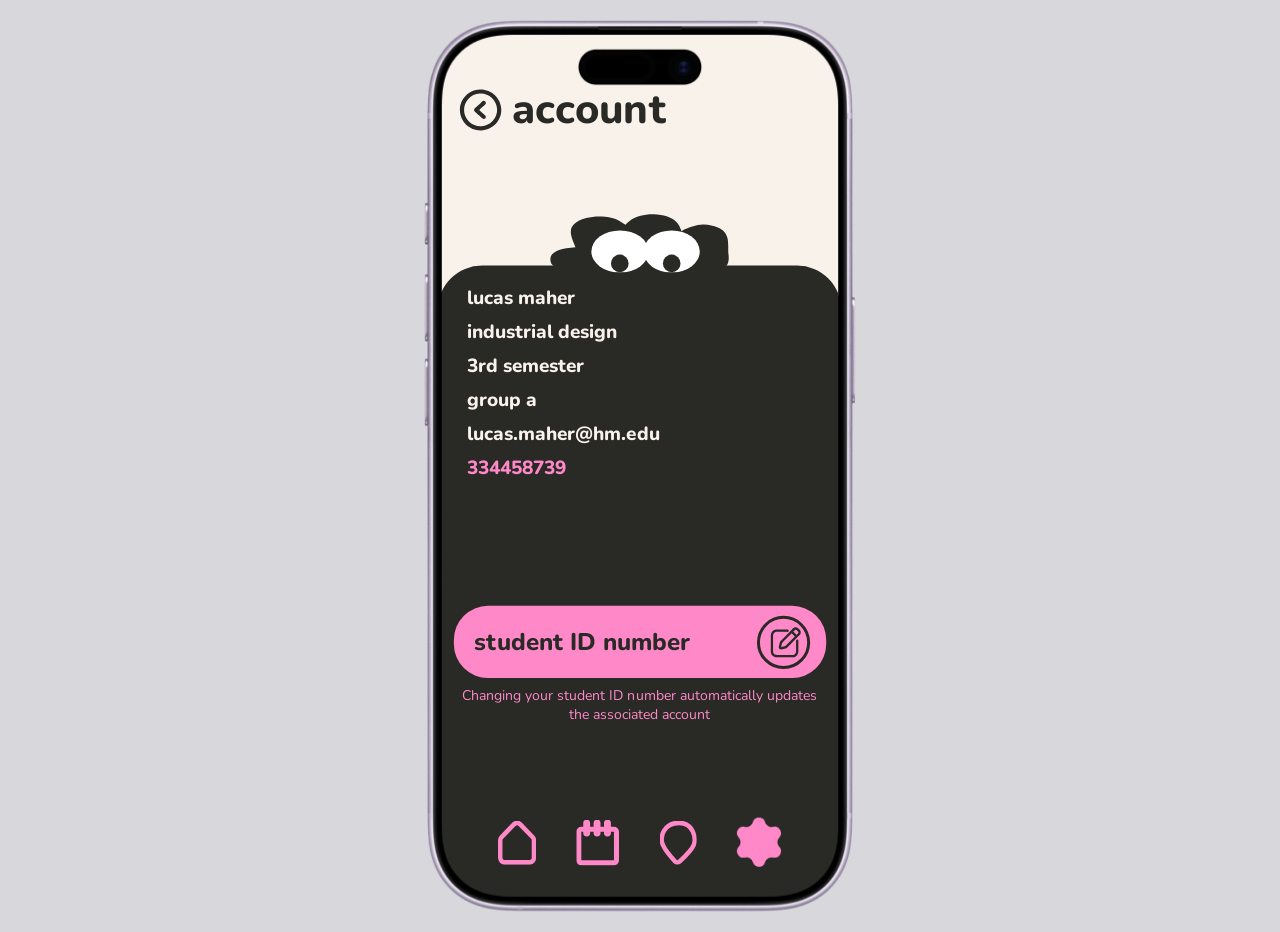
<file: web/settings-account.html>
<!doctype html>
<html lang="en">
<head>
  <meta charset="utf-8">
  <meta name="viewport" content="width=device-width, initial-scale=1">
  <title>Unify — Account</title>
  <link rel="preconnect" href="https://fonts.googleapis.com">
  <link rel="preconnect" href="https://fonts.gstatic.com" crossorigin>
  <link href="https://fonts.googleapis.com/css2?family=Nunito:wght@300;400;500;600;700;800&display=swap" rel="stylesheet">
  <link rel="stylesheet" href="styles.css?v=38">
  <link rel="stylesheet" href="settings.css?v=11">
</head>
<body>
  <div class="phone-stage">
  <div class="phone phone--cream" data-screen="settings-account">
    <div class="settings-screen">

      <!-- ================= BACK HEADER ================= -->
      <div class="settings-sub-header">
        <a class="settings-back" href="settings.html">
          <img class="settings-back__icon" src="assets/icon_back_chevron.svg" alt="">
          <span class="settings-back__label">account</span>
        </a>
      </div>

      <!-- ================= PANEL ================= -->
      <div class="settings-panel settings-panel--account">
        <img class="settings-panel__figur" src="assets/nav_figur_peek.svg" alt="" aria-hidden="true">

        <div class="settings-account-info">
          <div class="settings-account-list">
            <p class="settings-account-list__name">lucas maher</p>
            <p>industrial design</p>
            <p>3rd semester</p>
            <p>group a</p>
            <p>lucas.maher@hm.edu</p>
            <p class="settings-account-list__id">334458739</p>
          </div>

          <div class="settings-account-pillgroup">
            <div class="settings-account-pill">
              <p class="settings-account-pill__label">student ID number</p>
              <button class="settings-account-pill__edit" type="button" aria-label="Edit student ID number">
                <img src="assets/icon_edit_pencil.svg" alt="">
              </button>
            </div>
            <p class="settings-account-help">Changing your student ID number automatically updates the associated account</p>
          </div>
        </div>

        <nav class="settings-nav" aria-label="Primary">
          <a class="settings-nav__btn" href="index.html" aria-label="Home"><img src="assets/icon_home_outline.svg" alt=""></a>
          <a class="settings-nav__btn" href="stundenplan.html" aria-label="Calendar"><img src="assets/icon_calendar.svg" alt=""></a>
          <a class="settings-nav__btn" href="map.html" aria-label="Map"><img src="assets/icon_pin.svg" alt=""></a>
          <button class="settings-nav__btn" type="button" aria-label="Settings" aria-current="page"><img src="assets/icon_star_filled.svg" alt=""></button>
        </nav>
      </div>

    </div>
  </div>
  </div>

  <script>
    // Scale the phone down so the whole 402×874 frame always fits the window.
    (function () {
      var MARGIN = 40;
      function fit() {
        var s = Math.min(1, (window.innerHeight - MARGIN) / 874, (window.innerWidth - MARGIN) / 402);
        document.documentElement.style.setProperty('--scale', s);
      }
      fit();
      window.addEventListener('resize', fit);
    })();

    // ===================== Bottom nav: bounce feedback =====================
    // Played on LOAD for whichever icon is aria-current="page" — not on click
    // of a link that navigates away (races the page unload — see styles.css).
    (function () {
      var current = document.querySelector('.settings-nav__btn[aria-current="page"]');
      if (current) current.classList.add('nav-bounce');

      document.querySelectorAll('.settings-nav__btn:not([href])').forEach(function (btn) {
        btn.addEventListener('click', function () {
          btn.classList.remove('nav-bounce');
          void btn.offsetWidth;
          btn.classList.add('nav-bounce');
        });
      });
    })();

    // Edit student ID number: placeholder tap feedback only — no edit flow
    // built yet.
    (function () {
      var btn = document.querySelector('.settings-account-pill__edit');
      if (!btn) return;
      btn.addEventListener('click', function () {
        btn.classList.remove('settings-btn-tap');
        void btn.offsetWidth;
        btn.classList.add('settings-btn-tap');
      });
    })();
  </script>
  <script src="cursor.js?v=1"></script>
</body>
</html>
</file>
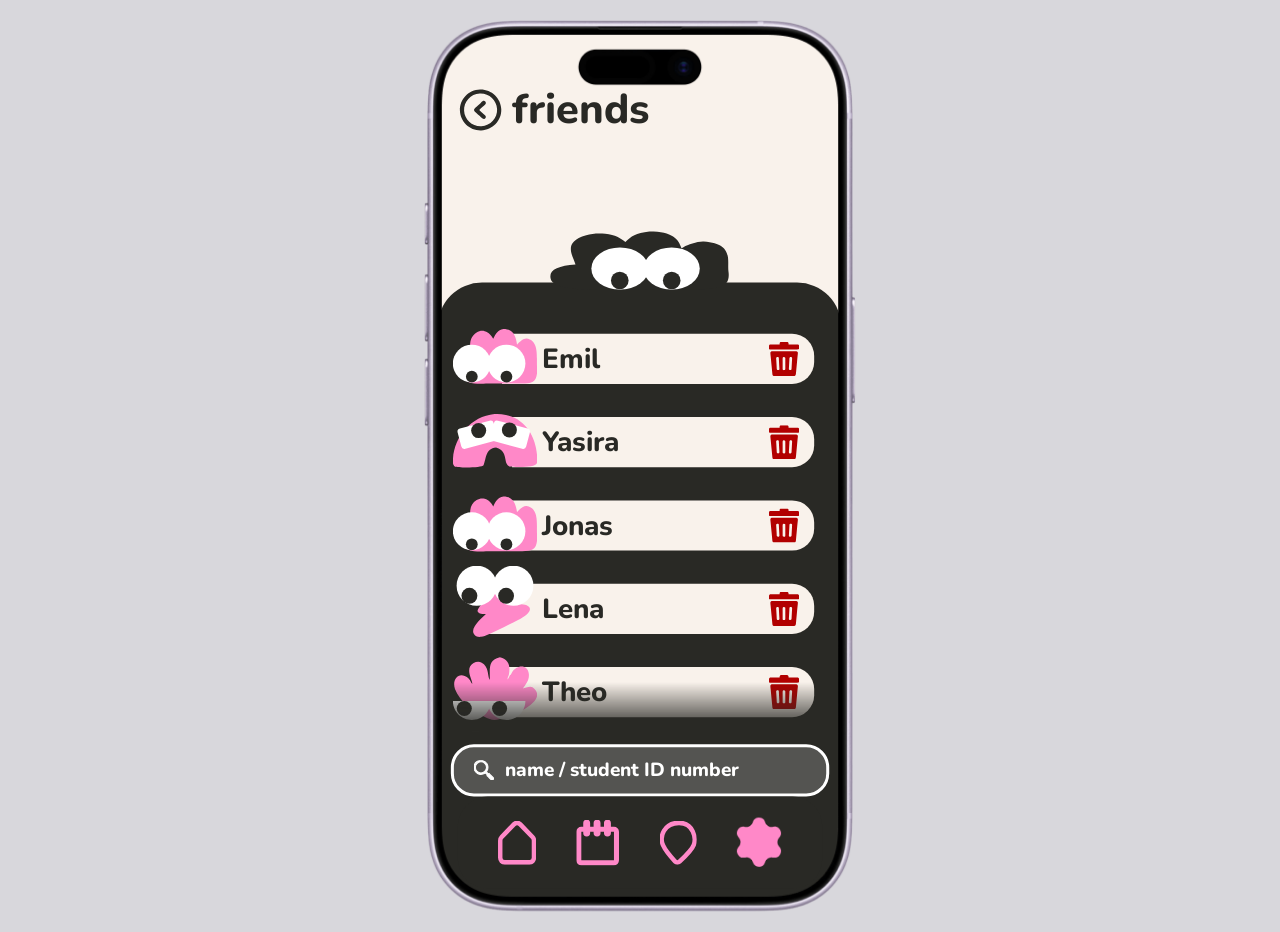
<file: web/settings-friends.html>
<!doctype html>
<html lang="en">
<head>
  <meta charset="utf-8">
  <meta name="viewport" content="width=device-width, initial-scale=1">
  <title>Unify — Friends</title>
  <link rel="preconnect" href="https://fonts.googleapis.com">
  <link rel="preconnect" href="https://fonts.gstatic.com" crossorigin>
  <link href="https://fonts.googleapis.com/css2?family=Nunito:wght@300;400;500;600;700;800&display=swap" rel="stylesheet">
  <link rel="stylesheet" href="styles.css?v=38">
  <!-- reuses .sp-friend-row (+face/bubble/head/name) from the stundenplan
       friend list — same component (friends_stundenplan_new) in Figma. -->
  <link rel="stylesheet" href="stundenplan.css?v=52">
  <link rel="stylesheet" href="settings.css?v=11">
</head>
<body>
  <div class="phone-stage">
  <div class="phone phone--cream" data-screen="settings-friends">
    <div class="settings-screen">

      <!-- ================= BACK HEADER ================= -->
      <div class="settings-sub-header">
        <a class="settings-back" href="settings.html">
          <img class="settings-back__icon" src="assets/icon_back_chevron.svg" alt="">
          <span class="settings-back__label">friends</span>
        </a>
      </div>

      <!-- ================= PANEL ================= -->
      <div class="settings-panel settings-panel--friends">
        <img class="settings-panel__figur" src="assets/nav_figur_peek.svg" alt="" aria-hidden="true">

        <div class="settings-friends-list">
          <div class="settings-friends-scroll">
            <div class="settings-friends-scroll__body" id="settings-friends-list"></div>
          </div>

          <button class="settings-friends-search" type="button">
            <img class="settings-friends-search__icon" src="assets/icon_search.svg" alt="">
            <span>name / student ID number</span>
          </button>
        </div>

        <nav class="settings-nav" aria-label="Primary">
          <a class="settings-nav__btn" href="index.html" aria-label="Home"><img src="assets/icon_home_outline.svg" alt=""></a>
          <a class="settings-nav__btn" href="stundenplan.html" aria-label="Calendar"><img src="assets/icon_calendar.svg" alt=""></a>
          <a class="settings-nav__btn" href="map.html" aria-label="Map"><img src="assets/icon_pin.svg" alt=""></a>
          <button class="settings-nav__btn" type="button" aria-label="Settings" aria-current="page"><img src="assets/icon_star_filled.svg" alt=""></button>
        </nav>
      </div>

    </div>
  </div>
  </div>

  <script>
    // Scale the phone down so the whole 402×874 frame always fits the window.
    (function () {
      var MARGIN = 40;
      function fit() {
        var s = Math.min(1, (window.innerHeight - MARGIN) / 874, (window.innerWidth - MARGIN) / 402);
        document.documentElement.style.setProperty('--scale', s);
      }
      fit();
      window.addEventListener('resize', fit);
    })();

    // ===================== Bottom nav: bounce feedback =====================
    (function () {
      var current = document.querySelector('.settings-nav__btn[aria-current="page"]');
      if (current) current.classList.add('nav-bounce');

      document.querySelectorAll('.settings-nav__btn:not([href])').forEach(function (btn) {
        btn.addEventListener('click', function () {
          btn.classList.remove('nav-bounce');
          void btn.offsetWidth;
          btn.classList.add('nav-bounce');
        });
      });
    })();

    // Render the roster and wire up add/remove interactions.
    (function () {
      var list = document.getElementById('settings-friends-list');
      if (!list) return;

      var FACE_DY = {
        'friend_monster_1.svg': -1,
        'friend_monster_2.svg': -2,
        'friend_monster_3.svg': 0,
        'friend_monster_4.svg': -6,
        'friend_monster_6.svg': 0,
        'friend_monster_7.svg': 1,
        'friend_monster_8.svg': -6,
        'friend_monster_9.svg': -7
      };
      var BUBBLE_LEFT = 47;
      var NAME_X = 83;

      var friends = [
        { name: 'Emil', room: '0.012', monster: 'friend_monster_1.svg', online: true, action: 'remove' },
        { name: 'Yasira', room: '1.104', monster: 'friend_monster_3.svg', bubbleLeft: 57, online: true, action: 'remove' },
        { name: 'Jonas', room: '2.007', monster: 'friend_monster_6.svg', online: true, action: 'remove' },
        { name: 'Lena', room: '0.220', monster: 'friend_monster_8.svg', bubbleLeft: 32, action: 'remove' },
        { name: 'Theo', room: '1.019', monster: 'friend_monster_2.svg', action: 'remove' },
        { name: 'Marlene', room: '2.113', monster: 'friend_monster_9.svg', action: 'remove' }
      ];

      list.innerHTML = friends.map(function (friend) {
        var dy = FACE_DY[friend.monster] || 0;
        var bl = friend.bubbleLeft || BUBBLE_LEFT;
        return '<div class="sp-friend-row settings-friends-row" style="--bubble-left:' + bl + 'px;--name-pad:' + (NAME_X - bl) + 'px">' +
          '<img class="sp-friend-row__face" style="top:' + dy + 'px" src="assets/' + friend.monster + '" alt="">' +
          '<span class="sp-friend-row__bubble">' +
            '<span class="sp-friend-row__head">' +
              '<span class="sp-friend-row__name">' + friend.name + '</span>' +
              '<button class="settings-friend-action settings-friend-action--' + friend.action + '" type="button" aria-label="' + (friend.action === 'add' ? 'Add friend back' : 'Remove friend') + '">' +
                '<img src="assets/' + (friend.action === 'add' ? 'icon_plus_circle.svg' : 'icon_trash.svg') + '" alt="">' +
              '</button>' +
            '</span>' +
          '</span>' +
        '</div>';
      }).join('');

      document.querySelectorAll('.settings-friend-action--remove').forEach(function (btn) {
        btn.addEventListener('click', function (event) {
          event.stopPropagation();
          var row = btn.closest('.sp-friend-row');
          if (row) row.style.display = 'none';
        });
      });
      document.querySelectorAll('.settings-friend-action--add').forEach(function (btn) {
        btn.addEventListener('click', function (event) {
          event.stopPropagation();
          btn.classList.remove('settings-btn-tap');
          void btn.offsetWidth;
          btn.classList.add('settings-btn-tap');
        });
      });
    })();
  </script>
  <script src="cursor.js?v=1"></script>
</body>
</html>
</file>
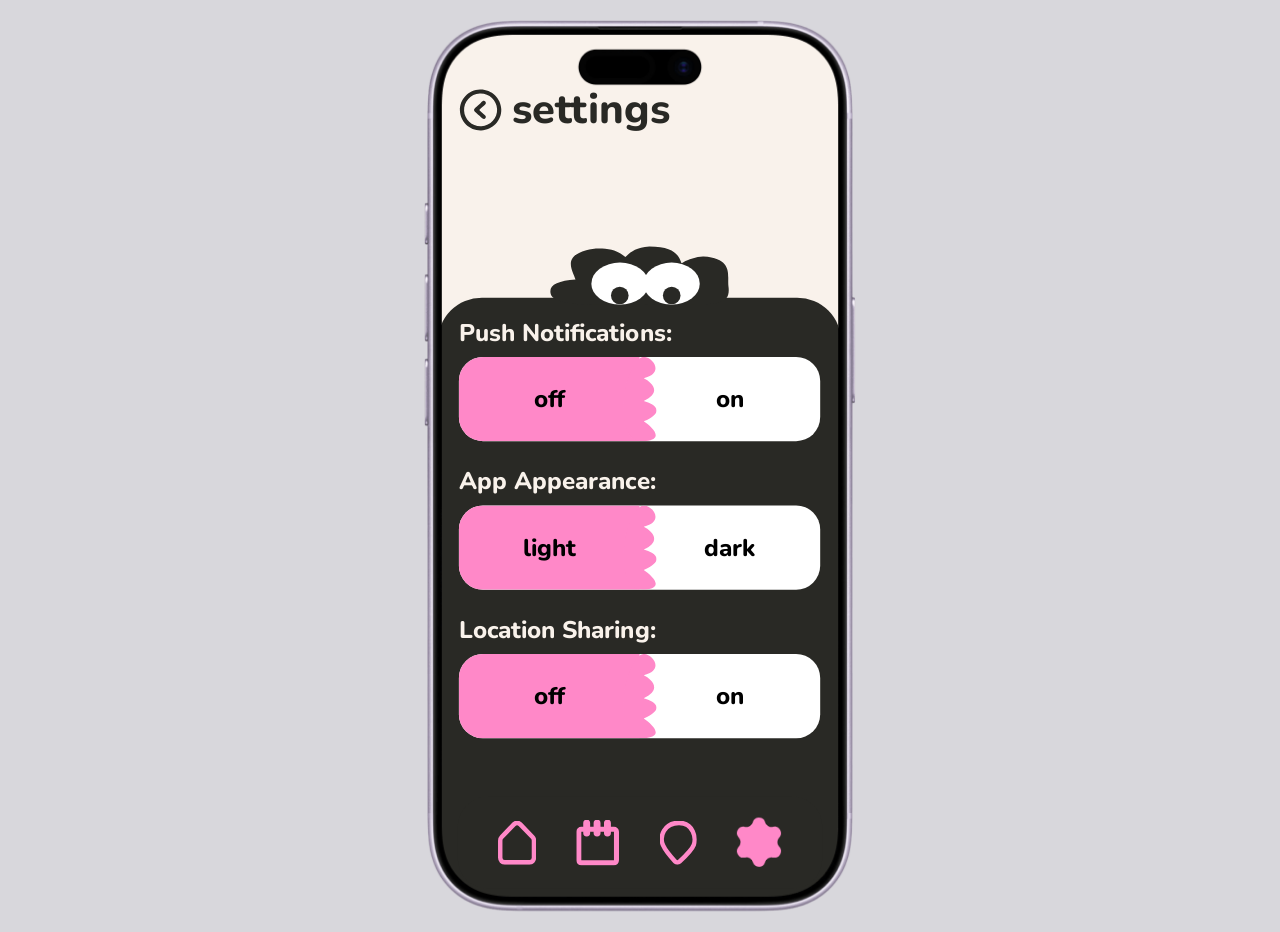
<file: web/settings-preferences.html>
<!doctype html>
<html lang="en">
<head>
  <meta charset="utf-8">
  <meta name="viewport" content="width=device-width, initial-scale=1">
  <title>Unify — Einstellungen</title>
  <link rel="preconnect" href="https://fonts.googleapis.com">
  <link rel="preconnect" href="https://fonts.gstatic.com" crossorigin>
  <link href="https://fonts.googleapis.com/css2?family=Nunito:wght@300;400;500;600;700;800&display=swap" rel="stylesheet">
  <link rel="stylesheet" href="styles.css?v=38">
  <link rel="stylesheet" href="settings.css?v=11">
</head>
<body>
  <div class="phone-stage">
  <div class="phone phone--cream" data-screen="settings-preferences">
    <div class="settings-screen">

      <!-- ================= BACK HEADER ================= -->
      <div class="settings-sub-header">
        <a class="settings-back" href="settings.html">
          <img class="settings-back__icon" src="assets/icon_back_chevron.svg" alt="">
          <span class="settings-back__label">settings</span>
        </a>
      </div>

      <!-- ================= PANEL ================= -->
      <div class="settings-panel settings-panel--prefs">
        <img class="settings-panel__figur" src="assets/nav_figur_peek.svg" alt="" aria-hidden="true">

        <div class="settings-toggles">
          <div class="settings-toggle-row">
            <p class="settings-toggle-row__label">Push Notifications:</p>
            <div class="settings-toggle is-left" data-toggle="push">
              <span class="settings-toggle__fill"></span>
              <img class="settings-toggle__edge" src="assets/toggle_bouncy_edge.svg" alt="">
              <button class="settings-toggle__btn" type="button" data-value="off">off</button>
              <button class="settings-toggle__btn" type="button" data-value="on">on</button>
            </div>
          </div>

          <div class="settings-toggle-row">
            <p class="settings-toggle-row__label">App Appearance:</p>
            <div class="settings-toggle is-left" data-toggle="theme">
              <span class="settings-toggle__fill"></span>
              <img class="settings-toggle__edge" src="assets/toggle_bouncy_edge.svg" alt="">
              <button class="settings-toggle__btn" type="button" data-value="light">light</button>
              <button class="settings-toggle__btn" type="button" data-value="dark">dark</button>
            </div>
          </div>

          <div class="settings-toggle-row">
            <p class="settings-toggle-row__label">Location Sharing:</p>
            <div class="settings-toggle is-left" data-toggle="location">
              <span class="settings-toggle__fill"></span>
              <img class="settings-toggle__edge" src="assets/toggle_bouncy_edge.svg" alt="">
              <button class="settings-toggle__btn" type="button" data-value="off">off</button>
              <button class="settings-toggle__btn" type="button" data-value="on">on</button>
            </div>
          </div>
        </div>

        <nav class="settings-nav" aria-label="Primary">
          <a class="settings-nav__btn" href="index.html" aria-label="Home"><img src="assets/icon_home_outline.svg" alt=""></a>
          <a class="settings-nav__btn" href="stundenplan.html" aria-label="Calendar"><img src="assets/icon_calendar.svg" alt=""></a>
          <a class="settings-nav__btn" href="map.html" aria-label="Map"><img src="assets/icon_pin.svg" alt=""></a>
          <button class="settings-nav__btn" type="button" aria-label="Settings" aria-current="page"><img src="assets/icon_star_filled.svg" alt=""></button>
        </nav>
      </div>

    </div>
  </div>
  </div>

  <script>
    // Scale the phone down so the whole 402×874 frame always fits the window.
    (function () {
      var MARGIN = 40;
      function fit() {
        var s = Math.min(1, (window.innerHeight - MARGIN) / 874, (window.innerWidth - MARGIN) / 402);
        document.documentElement.style.setProperty('--scale', s);
      }
      fit();
      window.addEventListener('resize', fit);
    })();

    // ===================== Bottom nav: bounce feedback =====================
    (function () {
      var current = document.querySelector('.settings-nav__btn[aria-current="page"]');
      if (current) current.classList.add('nav-bounce');

      document.querySelectorAll('.settings-nav__btn:not([href])').forEach(function (btn) {
        btn.addEventListener('click', function () {
          btn.classList.remove('nav-bounce');
          void btn.offsetWidth;
          btn.classList.add('nav-bounce');
        });
      });
    })();

    // Bouncy segmented toggles: click either side to make it the active
    // (pink) half — matches the day-selector/tab-switch click pattern used
    // elsewhere in this app.
    (function () {
      document.querySelectorAll('.settings-toggle').forEach(function (toggle) {
        var btns = toggle.querySelectorAll('.settings-toggle__btn');
        btns.forEach(function (btn, i) {
          btn.addEventListener('click', function () {
            toggle.classList.toggle('is-left', i === 0);
            toggle.classList.toggle('is-right', i === 1);
          });
        });
      });
    })();
  </script>
  <script src="cursor.js?v=1"></script>
</body>
</html>
</file>
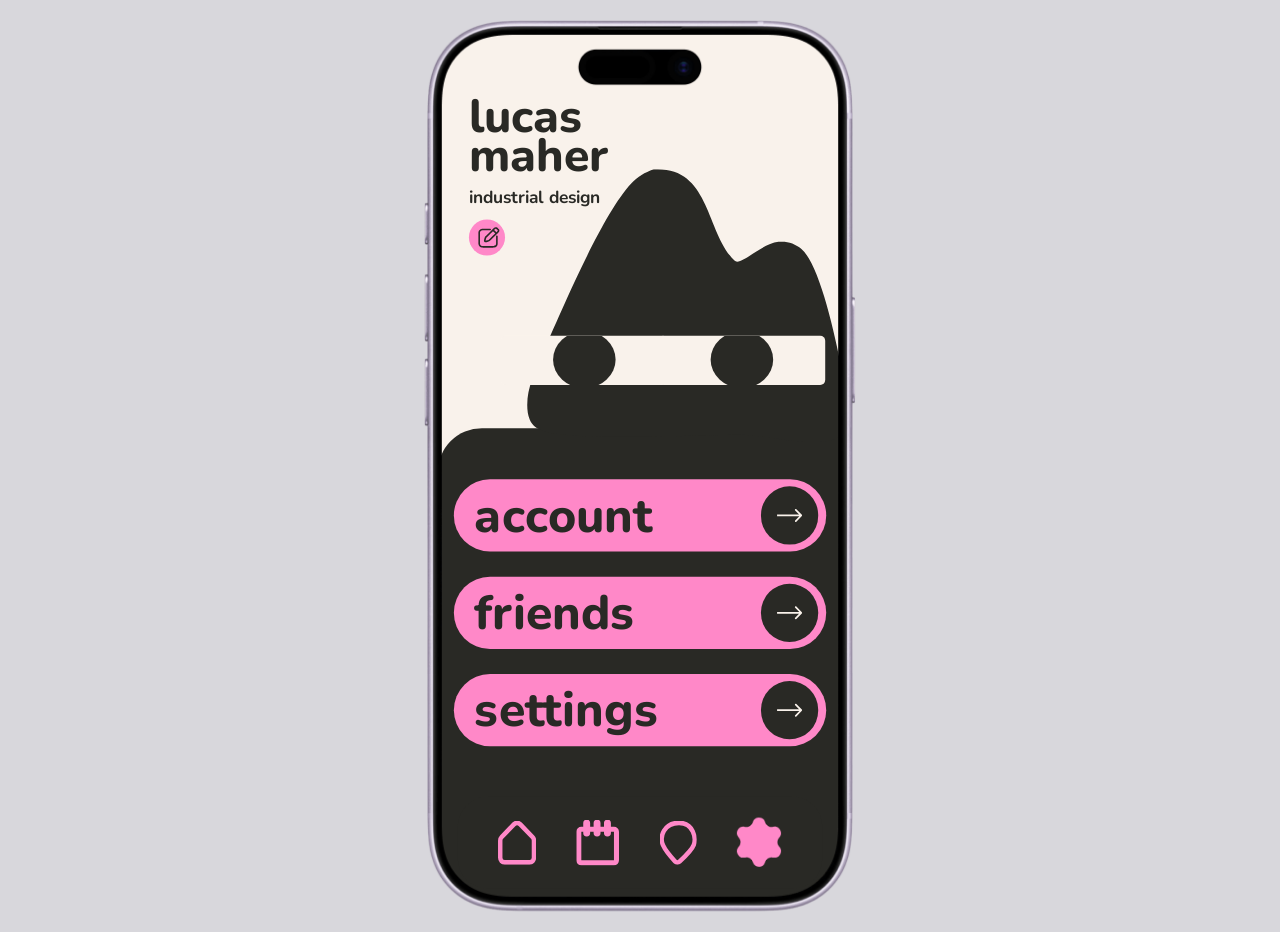
<file: web/settings.html>
<!doctype html>
<html lang="en">
<head>
  <meta charset="utf-8">
  <meta name="viewport" content="width=device-width, initial-scale=1">
  <title>Unify — Settings</title>
  <link rel="preconnect" href="https://fonts.googleapis.com">
  <link rel="preconnect" href="https://fonts.gstatic.com" crossorigin>
  <link href="https://fonts.googleapis.com/css2?family=Nunito:wght@300;400;500;600;700;800&display=swap" rel="stylesheet">
  <link rel="stylesheet" href="styles.css?v=38">
  <link rel="stylesheet" href="settings.css?v=11">
</head>
<body>
  <div class="phone-stage">
  <div class="phone phone--cream" data-screen="settings">
    <div class="settings-screen">

      <!-- ================= HEADER: name / title / edit ================= -->
      <div class="settings-header">
        <h1 class="settings-header__name">lucas<br>maher</h1>
        <p class="settings-header__title">industrial design</p>
        <button class="settings-header__edit" type="button" aria-label="Edit profile">
          <img src="assets/icon_edit_pencil.svg" alt="">
        </button>
      </div>

      <!-- ================= PROFILE MENU (dark) ================= -->
      <div class="settings-menu">

        <!-- big peeking monster (Figur=1), poking above the panel -->
        <div class="settings-menu__figur" aria-hidden="true">
          <img class="settings-menu__figur-body" src="assets/settings_figur_body.svg" alt="">
          <div class="settings-menu__figur-eyes">
            <span class="settings-menu__figur-eye settings-menu__figur-eye--l"></span>
            <span class="settings-menu__figur-eye settings-menu__figur-eye--r"></span>
            <img class="settings-menu__figur-pupil settings-menu__figur-pupil--l" src="assets/settings_figur_pupil.svg" alt="">
            <img class="settings-menu__figur-pupil settings-menu__figur-pupil--r" src="assets/settings_figur_pupil.svg" alt="">
          </div>
        </div>

        <div class="settings-buttons">
          <a class="settings-btn" href="settings-account.html">
            <span class="settings-btn__pill">
              <span class="settings-btn__label">account</span>
              <span class="settings-btn__arrow"><img src="assets/icon_arrow_white.svg" alt=""></span>
            </span>
          </a>
          <a class="settings-btn" href="settings-friends.html">
            <span class="settings-btn__pill">
              <span class="settings-btn__label">friends</span>
              <span class="settings-btn__arrow"><img src="assets/icon_arrow_white.svg" alt=""></span>
            </span>
          </a>
          <a class="settings-btn" href="settings-preferences.html">
            <span class="settings-btn__pill">
              <span class="settings-btn__label">settings</span>
              <span class="settings-btn__arrow"><img src="assets/icon_arrow_white.svg" alt=""></span>
            </span>
          </a>
        </div>

        <!-- nav lives INSIDE profile_menu in Figma (last child) — same
             embedded pattern as .map-sheet__nav on the map page. -->
        <nav class="settings-nav" aria-label="Primary">
          <a class="settings-nav__btn" href="index.html" aria-label="Home"><img src="assets/icon_home_outline.svg" alt=""></a>
          <a class="settings-nav__btn" href="stundenplan.html" aria-label="Calendar"><img src="assets/icon_calendar.svg" alt=""></a>
          <a class="settings-nav__btn" href="map.html" aria-label="Map"><img src="assets/icon_pin.svg" alt=""></a>
          <button class="settings-nav__btn" type="button" aria-label="Activities" aria-current="page"><img src="assets/icon_star_filled.svg" alt=""></button>
        </nav>
      </div>

    </div>
  </div>
  </div>

  <script>
    // Scale the phone down so the whole 402×874 frame always fits the window.
    (function () {
      var MARGIN = 40;
      function fit() {
        var s = Math.min(1, (window.innerHeight - MARGIN) / 874, (window.innerWidth - MARGIN) / 402);
        document.documentElement.style.setProperty('--scale', s);
      }
      fit();
      window.addEventListener('resize', fit);
    })();

    // ===================== Bottom nav: bounce feedback =====================
    // Played on LOAD for whichever icon is aria-current="page" — not on click
    // of a link that navigates away (that races the page unload and sometimes
    // never gets a frame to paint before it — see styles.css for the full
    // reasoning). Playing it as an entrance animation on the destination page
    // instead is guaranteed to render every time.
    (function () {
      var current = document.querySelector('.settings-nav__btn[aria-current="page"]');
      if (current) current.classList.add('nav-bounce');

      document.querySelectorAll('.settings-nav__btn:not([href])').forEach(function (btn) {
        btn.addEventListener('click', function () {
          btn.classList.remove('nav-bounce');
          void btn.offsetWidth;
          btn.classList.add('nav-bounce');
        });
      });
    })();

    // account/friends/settings now navigate to their own pages (settings-
    // account/friends/preferences.html) — no click-triggered animation here,
    // same reliability reasoning as the bottom nav (see above): a link that
    // navigates away shouldn't race an animation against the page unload.
  </script>
  <script src="cursor.js?v=1"></script>
</body>
</html>
</file>
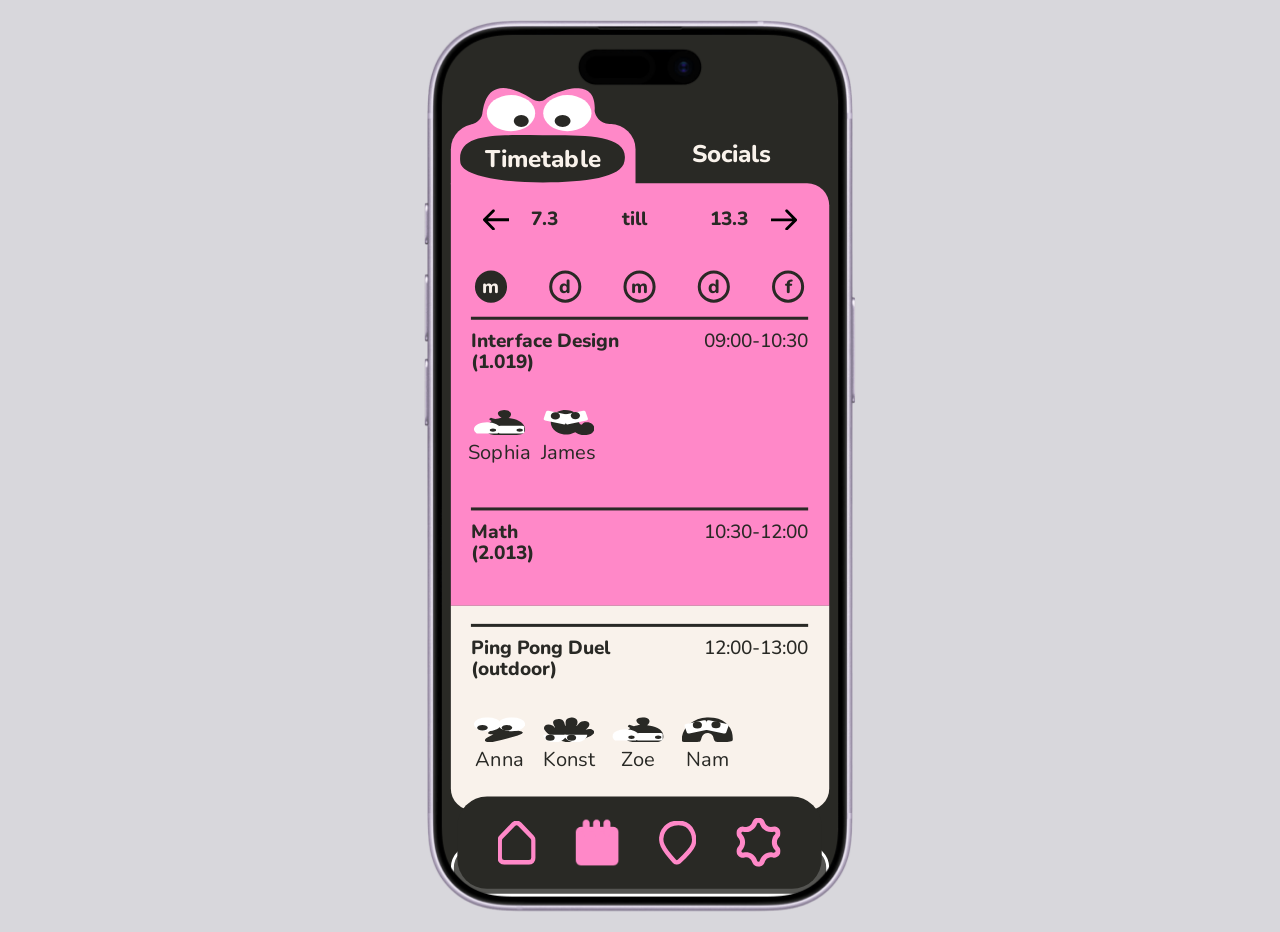
<file: web/stundenplan.html>
<!doctype html>
<html lang="en">
<head>
  <meta charset="utf-8">
  <meta name="viewport" content="width=device-width, initial-scale=1">
  <title>Unify — Timetable</title>
  <link rel="preconnect" href="https://fonts.googleapis.com">
  <link rel="preconnect" href="https://fonts.gstatic.com" crossorigin>
  <link href="https://fonts.googleapis.com/css2?family=Nunito:wght@300;400;500;600;700;800&display=swap" rel="stylesheet">
  <link rel="stylesheet" href="styles.css?v=38">
  <link rel="stylesheet" href="stundenplan.css?v=52">
</head>
<body>
  <div class="phone-stage">
  <div class="phone phone--dark" data-screen="stundenplan">
    <div class="screen sp-screen">

      <!-- ============== STUNDENPLAN TAB (default) ============== -->
      <div class="sp-view" id="view-stundenplan">
        <div class="sp-card">
          <div class="sp-header">
            <div class="sp-header__active sp-header__active--left"></div>
            <button class="sp-header__inactive" data-switch-tab="socials">Socials</button>
          </div>
          <div class="sp-panel sp-panel--pink" id="sp-pink-courses">
            <div class="sp-week">
              <button class="sp-week__arrow sp-week__arrow--prev" aria-label="Previous week"><img src="assets/icon_arrow_week.svg" alt=""></button>
              <span class="sp-week__date">7.3</span>
              <span class="sp-week__till">till</span>
              <span class="sp-week__date sp-week__date--right">13.3</span>
              <button class="sp-week__arrow" aria-label="Next week"><img src="assets/icon_arrow_week.svg" alt=""></button>
            </div>
            <div class="sp-days">
              <span class="sp-day sp-day--active" data-day="montag">m</span>
              <button class="sp-day" type="button" data-day="dienstag">d</button>
              <button class="sp-day" type="button" data-day="mittwoch">m</button>
              <button class="sp-day" type="button" data-day="donnerstag">d</button>
              <button class="sp-day" type="button" data-day="freitag">f</button>
            </div>
          </div>
          <div class="sp-panel sp-panel--cream" id="sp-cream-courses"></div>
          <div class="sp-tab-overlay">
            <img class="sp-tab-overlay__face" src="assets/tab_face_stundenplan.svg" alt="">
            <img class="sp-tab-overlay__pill" src="assets/tab_mouth_stundenplan.svg" alt="">
            <p class="sp-tab-overlay__label">Timetable</p>
          </div>
        </div>

        <div class="sp-friends">
          <div class="sp-search">
            <img class="sp-search__icon" src="assets/icon_search.svg" alt="">
            <p class="sp-search__label">search friends</p>
          </div>
          <div id="sp-friend-list"></div>
        </div>
      </div>

      <!-- ============== SOCIALS TAB (hidden by default) ============== -->
      <div class="sp-view" id="view-socials" hidden>
        <div class="sp-cards-socials">
          <div class="sp-header-group">
            <div class="sp-card sp-card--socials">
              <div class="sp-header">
                <button class="sp-header__inactive sp-header__inactive--left" data-switch-tab="stundenplan">Timetable</button>
                <div class="sp-header__active sp-header__active--right"></div>
              </div>
              <div class="sp-panel sp-panel--pink sp-panel--rounded-all">
                <div class="sp-week">
                  <button class="sp-week__arrow sp-week__arrow--prev" aria-label="Previous week"><img src="assets/icon_arrow_week.svg" alt=""></button>
                  <span class="sp-week__date">7.3</span>
                  <span class="sp-week__till">till</span>
                  <span class="sp-week__date sp-week__date--right">13.3</span>
                  <button class="sp-week__arrow" aria-label="Next week"><img src="assets/icon_arrow_week.svg" alt=""></button>
                </div>
              </div>
              <div class="sp-tab-overlay sp-tab-overlay--socials">
                <img class="sp-tab-overlay__face sp-tab-overlay__face--socials" src="assets/tab_face_socials.svg" alt="">
                <img class="sp-tab-overlay__pill sp-tab-overlay__pill--socials" src="assets/tab_mouth_socials.svg" alt="">
                <p class="sp-tab-overlay__label sp-tab-overlay__label--socials">Socials</p>
              </div>
            </div>

            <div class="sp-search">
              <img class="sp-search__icon" src="assets/icon_search.svg" alt="">
              <p class="sp-search__label">search activities</p>
            </div>
          </div>

          <!-- Activities are rendered per-week by renderSocialsActivities()
               (see script below) from SOCIALS_BY_WEEK, driven by the same
               shared currentWeek/stepWeek() as the Timetable tab. -->
          <div class="sp-activities-list" id="spActivitiesList"></div>
        </div>
      </div>

    </div>

    <!-- BOTTOM NAV (fixed) -->
    <nav class="nav" aria-label="Primary">
      <a class="nav__btn nav__home" href="index.html" aria-label="Home"><img src="assets/icon_home_outline.svg" alt=""></a>
      <button class="nav__btn nav__cal" aria-label="Calendar" aria-current="page"><img src="assets/icon_calendar_filled.svg" alt=""></button>
      <a class="nav__btn nav__pin" href="map.html" aria-label="Map"><img src="assets/icon_pin.svg" alt=""></a>
      <a class="nav__btn nav__star" href="settings.html" aria-label="Settings"><img src="assets/icon_star.svg" alt=""></a>
    </nav>
  </div>
  </div>

  <script>
    // Character figure mapping
    var figureMap = {
      'Greg': 'assets/figur_1.svg?v=2',
      'Anna': 'assets/figur_2.svg?v=2',
      'James': 'assets/figur_3.svg?v=2',
      'Sophia': 'assets/figur_4.svg?v=2',
      'Naomi': 'assets/figur_3.svg?v=2',
      'Michi': 'assets/figur_5.svg?v=2',
      'Konst': 'assets/figur_6.svg?v=2',
      'Zoe': 'assets/figur_4.svg?v=2',
      'Nam': 'assets/figur_7.svg?v=2'
    };

    // Course data for all 5 weekdays. Each course carries a `duration`
    // (minutes) instead of a fixed time string — scheduleFor() below lays
    // every course of the day out back-to-back starting from the week's
    // base start time (pink first, then cream), so times are always
    // chronologically ordered automatically, with no manual bookkeeping if
    // a duration or a course gets added/removed. Room numbers are distinct
    // per course rather than repeating the same one all day.
    var courseData = {
      montag: {
        pink: [
          { title: 'Interface Design', room: '(1.019)', duration: 90, people: ['Sophia', 'James'] },
          { title: 'Math', room: '(2.013)', duration: 90 }
        ],
        cream: [
          { title: 'Ping Pong Duel', room: '(outdoor)', duration: 60, people: ['Anna', 'Konst', 'Zoe', 'Nam'] }
        ]
      },
      dienstag: {
        pink: [
          { title: 'Prototyping', room: '(1.104)', duration: 90 },
          { title: 'ID Fundamentals', room: '(1.019)', duration: 90, people: ['Greg', 'Anna', 'James', 'Sophia', 'Michi'] }
        ],
        cream: [
          { title: 'Movie Night', room: '(0.012)', duration: 120, people: ['Greg', 'Michi'] }
        ]
      },
      mittwoch: {
        pink: [
          { title: 'Clay Modeling', room: '(1.019)', duration: 90 },
          { title: 'CAD Modeling', room: '(1.026)', duration: 90 }
        ],
        cream: []
      },
      donnerstag: {
        pink: [
          { title: 'Ergonomics', room: '(1.031)', duration: 90 }
        ],
        cream: [
          { title: 'Book Club', room: '(0.220)', duration: 90, people: ['Greg', 'Anna', 'James', 'Michi'] }
        ]
      },
      freitag: {
        pink: [
          { title: 'Interface Design', room: '(1.019)', duration: 90 }
        ],
        cream: [
          { title: 'Summer Rave', room: '(2.101)', duration: 120, people: ['Greg', 'Anna', 'James', 'Sophia', 'Naomi', 'Michi', 'Konst', 'Zoe', 'Nam'] }
        ]
      }
    };

    // ---- Week model (matches Figma "select week": 4 weeks, clamped, no loop) ----
    var WEEKS = [
      { start: '7.3',  end: '13.3' },
      { start: '14.3', end: '20.3' },
      { start: '21.3', end: '27.3' },
      { start: '28.3', end: '3.4'  }
    ];
    // Each week shifts the class times a bit...
    var TIME_BY_WEEK = ['09:00-10:30', '10:00-11:30', '11:30-13:00', '08:30-10:00'];
    // ...and swaps a couple of course titles so weeks aren't identical.
    var TITLE_SWAPS = {
      1: { 'Interface Design': 'Design Systems', 'Prototyping': 'Motion Design' },
      2: { 'Math': 'Statistics', 'Clay Modeling': 'Ceramics', 'Ergonomics': 'UX Research' },
      3: { 'Interface Design': 'Portfolio', 'Book Club': 'Writing Workshop', 'Summer Rave': 'Summer Festival' }
    };

    // ---- Socials tab: activities, one list per WEEKS index — mirrors the
    // Timetable side's per-week data so switching weeks (either tab's
    // arrows, wired to the same stepWeek() below) changes what's shown here
    // too, instead of the Socials list being frozen to a single fixed set.
    // Every activity now carries a `day` (one of DAYS below) so joining it
    // (the plus button) can drop it straight into that day's beige/cream
    // section on the Timetable tab — see joinedSocials + the join handler
    // further below. `date` is kept in sync with `day` (both derived from
    // the same Monday-start each week) since a couple of activities used to
    // land on a weekend date with no matching timetable day at all.
    var SOCIALS_BY_WEEK = [
      // Week 0: 7.3 – 13.3 (7.3 = Monday)
      [
        { title: 'Uniparty', time: '20:00-23:00', date: '07.03', day: 'montag', room: 'The Globe', poster: 'assets/poster_umtrunk_uniparty.jpg', color: 'pink', desc: 'The end-of-semester celebration with music, drinks, and good vibes. Bring your friends!', people: ['Greg', 'Anna', 'James', 'Sophia', 'Naomi', 'Michi'] },
        { title: 'Movie Night', time: '19:00-21:30', date: '08.03', day: 'dienstag', room: '0.012', poster: 'assets/poster_movie_night.jpg', color: 'cream', desc: 'Cozy movie night with popcorn and blankets. The film is picked spontaneously.' },
        { title: 'Ted Talk', time: '16:00-17:00', date: '09.03', day: 'mittwoch', room: 'Café', poster: 'assets/poster_ted_talk.jpg', color: 'cream', desc: 'Short talks on exciting topics by students for students, with a Q&A.' },
        { title: 'Book Club', time: '17:00-18:30', date: '10.03', day: 'donnerstag', room: '0.220', poster: 'assets/poster_book_club.jpg', color: 'pink', desc: 'Read, discuss, and swap book recommendations over tea and cookies. New faces welcome.' }
      ],
      // Week 1: 14.3 – 20.3 (14.3 = Monday)
      [
        { title: 'Knitting Competition', time: '14:00-16:00', date: '14.03', day: 'montag', room: 'Studio', poster: 'assets/poster_knitting.jpg', color: 'pink', desc: 'Grab your needles and yarn for a friendly knit-off — prizes for fastest and most creative piece.' },
        { title: 'Soccer Match', time: '18:00-19:30', date: '16.03', day: 'mittwoch', room: 'outdoor', poster: 'assets/poster_soccer.jpg', color: 'cream', desc: 'Campus five-a-side, all skill levels welcome. Cleats optional, enthusiasm mandatory.', people: ['Anna', 'Konst', 'Zoe', 'Nam'] },
        { title: 'Dungeons & Dragons', time: '19:00-22:00', date: '18.03', day: 'freitag', room: 'Mensa', poster: 'assets/poster_dnd.jpg', color: 'pink', desc: 'One-shot campaign for new and returning adventurers — character sheets provided if you don’t have one.' }
      ],
      // Week 2: 21.3 – 27.3 (21.3 = Monday)
      [
        { title: 'Game Jam', time: '10:00-18:00', date: '22.03', day: 'dienstag', room: 'Lab', poster: 'assets/poster_gamejam.jpg', color: 'cream', desc: '48 hours, one theme — build a game from scratch with a team. Snacks and energy drinks provided.', people: ['Greg', 'Sophia', 'Konst'] },
        { title: 'Blender / CAD Workshop', time: '15:00-17:00', date: '25.03', day: 'freitag', room: '1.026', poster: 'assets/poster_blender.jpg', color: 'pink', desc: 'Hands-on 3D modeling session — bring a laptop with Blender installed, beginners welcome.' }
      ],
      // Week 3: 28.3 – 3.4 (28.3 = Monday)
      [
        { title: 'Risk Tournament', time: '18:00-21:00', date: '29.03', day: 'dienstag', room: 'Mensa', poster: 'assets/poster_risk.jpg', color: 'cream', desc: 'World domination, one board at a time. Bracket-style tournament, snacks provided.', people: ['Zoe', 'Nam', 'Michi', 'James'] },
        { title: 'Tequila Party', time: '21:00-01:00', date: '01.04', day: 'freitag', room: 'The Globe', poster: 'assets/poster_tequila.jpg', color: 'pink', desc: 'Saturday night mixer with music and (responsibly-served) tequila. 18+, bring ID.' }
      ]
    ];

    // Activities the user has "joined" from the Socials tab, layered onto
    // the Timetable tab's beige/cream section without touching courseData
    // itself (which is the shared week-to-week template) — keyed by
    // "weekIndex_day" so a join only shows up on the one date it was
    // actually joined for, not on that weekday in every week.
    var joinedSocials = {};
    function joinedKey(weekIndex, day) { return weekIndex + '_' + day; }

    function renderSocialsActivities(weekIndex) {
      var list = document.getElementById('spActivitiesList');
      if (!list) return;
      // Always earliest-first regardless of how SOCIALS_BY_WEEK happens to
      // list them — sorted here (not just hand-ordered in the data) so it
      // stays correct even across a month boundary (date is "DD.MM").
      var acts = (SOCIALS_BY_WEEK[weekIndex] || []).slice().sort(function (a, b) {
        var ap = a.date.split('.'), bp = b.date.split('.');
        return (ap[1] - bp[1]) || (ap[0] - bp[0]);
      });
      list.innerHTML = acts.map(function (a, i) {
        // Same monster-row markup/classes as a timetable course's attendee
        // list (.sp-course__people etc., styled in stundenplan.css) — reused
        // as-is so size, spacing, and layout match exactly. Only some
        // activities carry a `people` list, so this section is optional.
        var peopleHtml = (a.people && a.people.length) ?
          '<div class="sp-course__people">' + a.people.map(function (person) {
            var figureUrl = figureMap[person] || 'assets/figur_1.svg';
            return '<div class="sp-course__person"><span class="sp-course__person-figwrap"><img class="sp-course__person-figure" src="' + figureUrl + '" alt="' + person + '"></span><p class="sp-course__person-name">' + person + '</p></div>';
          }).join('') + '</div>' : '';
        // Reflects joinedSocials so the button stays green/checked across
        // re-renders (switching weeks away and back, re-opening the tab).
        var joined = (joinedSocials[joinedKey(weekIndex, a.day)] || []).some(function (j) { return j.title === a.title; });
        return '<div class="sp-activity sp-activity--' + a.color + (i === 0 ? ' sp-activity--open' : '') + '">' +
            '<div class="sp-activity__content">' +
              '<div class="sp-activity__poster"><img src="' + a.poster + '" alt=""></div>' +
              '<div class="sp-activity__header">' +
                '<div class="sp-activity__titleblock">' +
                  '<p class="sp-activity__title">' + a.title + '</p>' +
                  '<p class="sp-activity__time">' + a.time + '</p>' +
                '</div>' +
                '<p class="sp-activity__date">' + a.date + '</p>' +
              '</div>' +
              '<div class="sp-activity__divider"></div>' +
              '<p class="sp-activity__desc">' + a.desc + '</p>' +
              peopleHtml +
            '</div>' +
            '<div class="sp-activity__face">' +
              '<span class="sp-activity__lip"></span>' +
              '<button class="sp-activity__plus-btn' + (joined ? ' is-joined' : '') + '" type="button" data-index="' + i + '" aria-label="Join activity">' +
                '<img class="sp-activity__plus-icon" src="assets/icon_plus_sp.svg" alt="">' +
                '<img class="sp-activity__check-icon" src="assets/icon_check_sp.svg" alt="">' +
              '</button>' +
            '</div>' +
          '</div>';
      }).join('');

      // Plus buttons are rebuilt on every render, so (re)bind the join
      // toggle here rather than relying on a one-time top-level listener.
      // Joining/un-joining also adds/removes this activity from that day's
      // beige section on the Timetable tab (joinedSocials) and re-renders
      // it — even while the Timetable tab isn't the visible one, same as
      // how week changes already keep both tabs in sync underneath.
      list.querySelectorAll('.sp-activity__plus-btn').forEach(function (btn) {
        btn.addEventListener('click', function (e) {
          e.preventDefault();
          e.stopPropagation();
          var a = acts[Number(btn.getAttribute('data-index'))];
          var key = joinedKey(weekIndex, a.day);
          var nowJoined = btn.classList.toggle('is-joined');
          if (!joinedSocials[key]) joinedSocials[key] = [];
          // A couple of activities (Movie Night, Book Club) share a name
          // with a course already baked into that same day's beige section
          // in courseData — joining is a no-op for the injected copy there
          // (nothing to actually add, it's already on the timetable), it
          // just still shows as checked. Everything else adds normally.
          var alreadyOnDay = (courseData[a.day].cream || []).some(function (c) { return c.title === a.title; });
          if (nowJoined) {
            if (!alreadyOnDay) joinedSocials[key].push({ title: a.title, time: a.time, room: a.room, people: a.people });
          } else {
            joinedSocials[key] = joinedSocials[key].filter(function (j) { return j.title !== a.title; });
          }
          if (weekIndex === currentWeek && a.day === currentDay) renderCourses(currentDay);
        });
      });
    }

    var currentWeek = 0;   // 0-based index into WEEKS
    var currentDay = 'montag';
    // Left-to-right order of the day circles — drives both the slide direction
    // and swipe navigation.
    var DAYS = ['montag', 'dienstag', 'mittwoch', 'donnerstag', 'freitag'];

    // Derive a given week's schedule for a day from the base (week-1) data.
    // Every course carries a `duration` (minutes) instead of a fixed time —
    // lay them out back-to-back (pink first, then cream), starting from
    // this week's base start time, so times stay chronologically ordered
    // automatically no matter how courses are added/removed/reordered.
    function scheduleFor(weekIndex, day) {
      var base = courseData[day];
      var swaps = TITLE_SWAPS[weekIndex] || {};

      var startPart = TIME_BY_WEEK[weekIndex].split('-')[0].split(':').map(Number);
      var cursor = startPart[0] * 60 + startPart[1];
      function fmt(mins) {
        var h = Math.floor(mins / 60), m = mins % 60;
        return (h < 10 ? '0' : '') + h + ':' + (m < 10 ? '0' : '') + m;
      }
      function mapSequential(c) {
        var start = cursor;
        cursor += c.duration;
        return {
          title: swaps[c.title] || c.title,
          room: c.room,
          time: fmt(start) + '-' + fmt(cursor),
          people: c.people
        };
      }
      return { pink: base.pink.map(mapSequential), cream: base.cream.map(mapSequential) };
    }

    // Update the "7.3 till 13.3" label. Both arrows stay active at all times —
    // the weeks wrap around rather than clamping at the ends. The Socials
    // tab has its own copy of this same header (decorative-looking but
    // wired to the same week state below) — update both so they never
    // fall out of sync with each other.
    function updateWeekLabel() {
      document.querySelectorAll('.sp-week').forEach(function (week) {
        var w = WEEKS[currentWeek];
        week.querySelector('.sp-week__date:not(.sp-week__date--right)').textContent = w.start;
        week.querySelector('.sp-week__date--right').textContent = w.end;
      });
    }

    // Render courses function. `dir` drives the slide-in animation:
    // 1 = new day is to the right (slide in from the right), -1 = from the left,
    // 0/undefined = no animation (initial render, week change).
    function renderCourses(day, dir) {
      currentDay = day;
      var courses = scheduleFor(currentWeek, day);
      // Layer in anything joined from the Socials tab for this exact
      // week+day (see joinedSocials above) — additive only, never mutates
      // courseData/scheduleFor's own output, so it doesn't leak into other
      // weeks that reuse the same base template.
      var joined = joinedSocials[joinedKey(currentWeek, day)] || [];
      if (joined.length) {
        courses = { pink: courses.pink, cream: courses.cream.concat(joined) };
      }
      var pinkContainer = document.getElementById('sp-pink-courses');
      var creamContainer = document.getElementById('sp-cream-courses');

      // Remove all existing courses from pink container (keep first 2 children: week & days)
      var children = pinkContainer.children;
      while (children.length > 2) {
        pinkContainer.removeChild(children[children.length - 1]);
      }

      // Helper function to render a course
      function renderCourse(course) {
        var hasPeople = course.people && course.people.length > 0;
        var courseClass = hasPeople ? 'sp-course sp-course--people' : 'sp-course';
        var courseHtml = '<div class="' + courseClass + '"><div class="sp-course__divider"></div><div class="sp-course__row"><div class="sp-course__title-block"><p class="sp-course__title">' + course.title + '</p><p class="sp-course__title">' + course.room + '</p></div><p class="sp-course__time">' + course.time + '</p></div>';

        // Add people row if course has people
        if (hasPeople) {
          courseHtml += '<div class="sp-course__people">';
          course.people.forEach(function (person) {
            var figureUrl = figureMap[person] || 'assets/figur_1.svg';
            courseHtml += '<div class="sp-course__person"><span class="sp-course__person-figwrap"><img class="sp-course__person-figure" src="' + figureUrl + '" alt="' + person + '"></span><p class="sp-course__person-name">' + person + '</p></div>';
          });
          courseHtml += '</div>';
        }

        courseHtml += '</div>';
        return courseHtml;
      }

      // Add pink courses
      courses.pink.forEach(function (course) {
        pinkContainer.insertAdjacentHTML('beforeend', renderCourse(course));
      });

      // Clear and add cream courses
      creamContainer.innerHTML = '';
      var creamEmpty = courses.cream.length === 0;
      creamContainer.classList.toggle('is-empty', creamEmpty);
      if (creamEmpty) {
        // No cream courses (e.g. Wednesday) — still show a divider line at the
        // top of the beige section so it reads as a proper closing row.
        creamContainer.insertAdjacentHTML('beforeend', '<div class="sp-course__divider"></div>');
      } else {
        courses.cream.forEach(function (course) {
          creamContainer.insertAdjacentHTML('beforeend', renderCourse(course));
        });
      }

      // Courses are re-created on every render, so simply adding the class runs
      // the animation fresh each time — no need to remove/restart it.
      if (dir) {
        var cls = dir > 0 ? 'sp-slide-from-right' : 'sp-slide-from-left';
        var animated = [].slice.call(pinkContainer.querySelectorAll('.sp-course'))
          .concat([].slice.call(creamContainer.children));
        animated.forEach(function (el) { el.classList.add(cls); });
      }
    }

    // Switch to a day, working out the slide direction from the day order.
    function selectDay(day) {
      if (day === currentDay) return;
      var dir = DAYS.indexOf(day) > DAYS.indexOf(currentDay) ? 1 : -1;
      var pink = document.getElementById('sp-pink-courses');
      pink.querySelectorAll('.sp-day').forEach(function (b) {
        b.classList.toggle('sp-day--active', b.getAttribute('data-day') === day);
      });
      renderCourses(day, dir);
    }

    // Step n days from the current one (used by swipe). Clamped, no wraparound.
    function stepDay(delta) {
      var i = DAYS.indexOf(currentDay) + delta;
      if (i < 0 || i >= DAYS.length) return;
      selectDay(DAYS[i]);
    }

    // Scale the phone down so the whole 402×874 frame always fits the window.
    (function () {
      var MARGIN = 40;
      function fit() {
        var s = Math.min(1, (window.innerHeight - MARGIN) / 874, (window.innerWidth - MARGIN) / 402);
        document.documentElement.style.setProperty('--scale', s);
      }
      fit();
      window.addEventListener('resize', fit);
    })();

    // Day + week switching for Timetable
    (function () {
      var pink = document.getElementById('sp-pink-courses');
      var dayButtons = pink.querySelectorAll('.sp-day');
      dayButtons.forEach(function (btn) {
        btn.addEventListener('click', function () {
          selectDay(btn.getAttribute('data-day'));   // keeps the current week
        });
      });

      // Swipe horizontally across the timetable card to change day.
      // Pointer events cover both trackpad/mouse drag and touch.
      (function () {
        var card = document.querySelector('#view-stundenplan .sp-card');
        if (!card) return;
        var sx = 0, sy = 0, down = false;
        var THRESHOLD = 40;   // px; keeps taps on day/week buttons from swiping
        card.addEventListener('pointerdown', function (e) {
          sx = e.clientX; sy = e.clientY; down = true;
        });
        card.addEventListener('pointerup', function (e) {
          if (!down) return;
          down = false;
          var dx = e.clientX - sx, dy = e.clientY - sy;
          // Ignore short drags and anything more vertical than horizontal, so
          // scrolling the page never flips the day.
          if (Math.abs(dx) < THRESHOLD || Math.abs(dx) <= Math.abs(dy)) return;
          stepDay(dx < 0 ? 1 : -1);   // swipe left → next day, right → previous
        });
        card.addEventListener('pointercancel', function () { down = false; });
      })();

      // Week arrows — loop around: back from week 1 lands on the last week,
      // forward from the last week lands on week 1. Never disabled. Wired
      // on EVERY `.sp-week` on the page (the Stundenplan tab's copy and the
      // Socials tab's copy alike), so both sets of arrows step the same
      // shared week state and both labels update together via
      // updateWeekLabel() above.
      function stepWeek(delta) {
        currentWeek = (currentWeek + delta + WEEKS.length) % WEEKS.length;
        updateWeekLabel();
        renderCourses(currentDay);
        renderSocialsActivities(currentWeek);
        // The scroll-driven expand/collapse geometry (see further below)
        // depends on exactly which/how-many activities are in the DOM, so
        // it must be re-measured after every re-render — but only while the
        // Socials view is actually visible (not display:none), same
        // constraint as why that setup is deferred in the first place.
        var socialsView = document.getElementById('view-socials');
        if (socialsView && !socialsView.hidden && window.__remeasureSocialsScroll) {
          window.__remeasureSocialsScroll();
        }
      }
      document.querySelectorAll('.sp-week').forEach(function (week) {
        var prevArrow = week.querySelector('.sp-week__arrow--prev');
        var nextArrow = week.querySelector('.sp-week__arrow:not(.sp-week__arrow--prev)');
        prevArrow.addEventListener('click', function () { stepWeek(-1); });
        nextArrow.addEventListener('click', function () { stepWeek(1); });
      });

      // Initialize: week 1, Monday
      updateWeekLabel();
      renderCourses('montag');
      renderSocialsActivities(currentWeek);
    })();

    // Friend list — varied monster shapes (Figma figur 1–8), names, and rooms.
    (function () {
      // Per-monster vertical nudge (px). Negative = up. Tall shapes are raised so
      // their head pokes above the bubble instead of hanging below it; short/wide
      // shapes sit near centered. Tune these individually if any looks off.
      var FACE_DY = {
        'friend_monster_1.svg': 0,
        'friend_monster_2.svg': -2,
        'friend_monster_3.svg': 0,
        'friend_monster_4.svg': -6,
        'friend_monster_6.svg': 0,
        'friend_monster_7.svg': 1,
        'friend_monster_8.svg': -6,
        'friend_monster_9.svg': -7
      };
      // Where the cream bubble's left edge sits (px from the row's left edge).
      // Default 47 tucks it under the monster; per-friend overrides trim/extend
      // that edge so no cream sliver peeks out from under a given monster shape.
      var BUBBLE_LEFT = 47;
      // The name is pinned to this x regardless of the bubble edge, so moving
      // the edge never drags the text under the monster.
      var NAME_X = 83;
      var friends = [
        { name: 'Emil', room: '0.012', monster: 'friend_monster_1.svg', online: true, courses: [
          { title: 'Interface Design', time: '09:00-10:30', room: '1.019' },
          { title: 'Typography',       time: '11:00-12:30', room: '2.004' },
          { title: 'Photography',       time: '14:00-15:30', room: '0.112' }
        ], socials: [
          { title: 'Semester Kickoff', time: '20:00-23:00', room: 'Aula' }
        ] },
        { name: 'Yasira', room: '1.104', monster: 'friend_monster_3.svg', bubbleLeft: 57, online: true, courses: [
          { title: 'Prototyping', time: '08:30-10:00', room: '1.104' },
          { title: 'Ergonomics',   time: '10:15-11:45', room: '1.019' }
        ], socials: [
          { title: 'Movie Night', time: '19:00-21:00', room: '0.012' }
        ] },
        { name: 'Jonas', room: '2.007', monster: 'friend_monster_6.svg', online: true, courses: [
          { title: 'Model Making',  time: '09:00-12:00', room: '2.007' },
          { title: 'Math',     time: '13:00-14:30', room: '2.013' },
          { title: 'Statistics', time: '15:00-16:30', room: '2.101' }
        ], socials: [
          { title: 'Board Game Night', time: '18:00-21:00', room: 'Mensa' }
        ] },
        { name: 'Lena', room: '0.220', monster: 'friend_monster_8.svg', bubbleLeft: 32, courses: [
          { title: 'Illustration',   time: '09:30-11:00', room: '0.220' },
          { title: 'Design Systems', time: '11:30-13:00', room: '1.019' }
        ], socials: [
          { title: 'Life Drawing Jam', time: '17:00-19:00', room: '0.220' }
        ] },
        { name: 'Theo', room: '1.019', monster: 'friend_monster_2.svg', courses: [
          { title: 'Motion Design',  time: '10:00-11:30', room: '1.019' },
          { title: 'ID Fundamentals',  time: '12:00-13:30', room: '1.019' },
          { title: 'Ceramics',        time: '14:30-16:00', room: '0.004' }
        ], socials: [
          { title: 'Open Mic', time: '20:00-22:30', room: 'Café' }
        ] },
        { name: 'Marlene', room: '2.113', monster: 'friend_monster_9.svg', courses: [
          { title: 'UX Research', time: '08:00-09:30', room: '2.113' },
          { title: 'Portfolio',   time: '10:00-11:30', room: '2.113' }
        ], socials: [
          { title: 'Yoga Session', time: '08:00-09:00', room: 'Studio' }
        ] }
      ];
      var list = document.getElementById('sp-friend-list');
      if (!list) return;
      list.innerHTML = friends.map(function (f) {
        var dy = FACE_DY[f.monster] || 0;
        var bl = f.bubbleLeft || BUBBLE_LEFT;
        function eventHtml(c) {
          return '<span class="sp-friend-course">' +
            '<span class="sp-friend-course__divider"></span>' +
            '<span class="sp-friend-course__row">' +
              '<span class="sp-friend-course__name">' + c.title + '</span>' +
              '<span class="sp-friend-course__time">' + c.time + '</span>' +
            '</span>' +
            '<span class="sp-friend-course__room">' + c.room + '</span>' +
          '</span>';
        }
        var coursesHtml = (f.courses || []).map(eventHtml).join('');
        // Social events get their own pink footer at the bottom of the card —
        // the reverse of the personal timetable, where courses are pink and
        // socials sit on the cream section.
        var socialsHtml = (f.socials || []).map(eventHtml).join('');
        var socialBlock = socialsHtml ? '<span class="sp-friend-social">' + socialsHtml + '</span>' : '';
        return '<button class="sp-friend-row' + (socialBlock ? ' has-social' : '') + '" style="--bubble-left:' + bl + 'px;--name-pad:' + (NAME_X - bl) + 'px">' +
          '<img class="sp-friend-row__face" style="top:' + dy + 'px" src="assets/' + f.monster + '" alt="">' +
          '<span class="sp-friend-row__bubble">' +
            '<span class="sp-friend-row__head">' +
              '<span class="sp-friend-row__name">' + f.name + '</span>' +
              '<span class="sp-friend-row__room' + (f.online ? ' sp-friend-row__room--online' : '') + '">' + f.room + '</span>' +
              '<span class="sp-friend-row__chevron"><img src="assets/icon_chevron_up.svg" alt=""></span>' +
            '</span>' +
            '<span class="sp-friend-row__expand"><span class="sp-friend-row__courses">' + coursesHtml + socialBlock + '</span></span>' +
          '</span>' +
        '</button>';
      }).join('');

      // Click a friend row to expand it downwards into its course list.
      list.addEventListener('click', function (e) {
        var row = e.target.closest('.sp-friend-row');
        if (row) row.classList.toggle('is-open');
      });
    })();

    // Callbacks that need the socials view to actually be visible (not
    // display:none) before they can measure geometry — registered by the
    // scroll-driven expand/collapse setup further below, invoked here every
    // time the socials tab becomes the shown one (including on initial load
    // if the page opens directly on it via ?tab=socials).
    window.__onSocialsTabShown = [];

    // Tab switching between Timetable / Socials — same page, no navigation,
    // matching the Figma prototype where these are two states of one frame.
    (function () {
      var views = {
        stundenplan: document.getElementById('view-stundenplan'),
        socials: document.getElementById('view-socials')
      };
      var screen = document.querySelector('.sp-screen');

      function readInitialTarget() {
        var params = new URLSearchParams(window.location.search);
        var fromQuery = params.get('tab');
        if (fromQuery === 'socials') return 'socials';
        if (fromQuery === 'stundenplan') return 'stundenplan';
        var fromHash = window.location.hash.replace('#', '');
        if (fromHash === 'view-socials') return 'socials';
        if (fromHash === 'view-stundenplan') return 'stundenplan';
        return 'stundenplan';
      }

      function showTab(target) {
        var normalized = target === 'view-socials' ? 'socials' : target === 'view-stundenplan' ? 'stundenplan' : target;
        if (screen) {
          screen.scrollTop = 0;
          screen.scrollLeft = 0;
        }
        window.scrollTo(0, 0);
        Object.keys(views).forEach(function (key) {
          views[key].hidden = key !== normalized;
        });
        if (normalized === 'socials' && views.socials) {
          requestAnimationFrame(function () {
            requestAnimationFrame(function () {
              if (screen) {
                screen.scrollTop = 0;
                screen.scrollLeft = 0;
              }
              window.scrollTo(0, 0);
              // The socials scroll-driven expand/collapse geometry (below)
              // can only be measured correctly while this view is actually
              // visible (not display:none) — run/re-run it now that it is.
              window.__onSocialsTabShown.forEach(function (cb) { cb(); });
            });
          });
        }
      }

      document.querySelectorAll('[data-switch-tab]').forEach(function (btn) {
        btn.addEventListener('click', function () {
          showTab(btn.getAttribute('data-switch-tab'));
        });
      });

      showTab(readInitialTarget());
    })();

    // Plus button: click to "join" (morphs into a checkmark). Activities are
    // rendered dynamically per-week now (see renderSocialsActivities()
    // above), which rebinds this same toggle on every render — there are no
    // static .sp-activity__plus-btn elements left at page-load time for a
    // one-time top-level binding to find.

    // Scroll-driven expand/collapse: purely a function of scroll position
    // (no click-to-toggle — reset from an earlier version that mixed both
    // and let them fight each other). Exactly one activity is open at a
    // time; the open one closes (handing off to the next) once ITS OWN
    // bottom edge scrolls up to the vertical middle of the phone screen.
    //
    // Implemented the same way as index.html's card handoff: geometry is
    // measured once (every card's closed-state top position, plus what its
    // height would be if it were the open one), then each transition point
    // is solved for analytically —
    //   closedTop_k + openHeight_k - middleY = the scrollTop at which card
    //   k's bottom-while-open would exactly reach the middle
    // — rather than re-simulating on every scroll tick. That makes the
    // whole thing a pure function of scrollTop, so scrolling back up
    // reopens each earlier card at exactly the same point it closed.
    (function () {
      var screen = document.querySelector('.sp-screen');
      var phone = document.querySelector('.phone');
      if (!screen || !phone) return;

      // Activities are rebuilt from scratch (fresh DOM nodes) by
      // renderSocialsActivities() every time the week changes, so they're
      // re-queried at the top of every measureAndBind() call below rather
      // than captured once here — a one-time capture would go stale (point
      // at detached nodes) the moment the user steps to another week.
      function currentActivities() {
        return Array.from(document.querySelectorAll('.sp-cards-socials .sp-activity'));
      }

      // The open-state height of each card includes its poster <img>, which
      // is `height:auto` with no width/height attribute — its box is 0 tall
      // until the image file actually finishes downloading. Measuring
      // geometry (below) before that happens silently corrupts every
      // threshold (each one comes out far too small). Wait for every poster
      // to actually be loaded (or fail) before measuring.
      function whenPostersReady(activities, callback) {
        var posterImgs = activities.map(function (a) { return a.querySelector('.sp-activity__poster img'); })
          .filter(Boolean);
        var pending = posterImgs.filter(function (img) { return !img.complete; });
        if (!pending.length) { callback(); return; }
        var remaining = pending.length;
        function done() { if (--remaining <= 0) callback(); }
        pending.forEach(function (img) {
          img.addEventListener('load', done, { once: true });
          img.addEventListener('error', done, { once: true });
        });
      }

      // Geometry can only be measured correctly while the socials view is
      // actually visible — its ancestor is `display:none` (via the [hidden]
      // attribute) until the Socials tab is selected, and everything inside
      // a display:none subtree reads as zero-sized. Since the page can open
      // directly on the Socials tab (?tab=socials) OR the user can switch to
      // it later by clicking the tab button, this whole setup is deferred:
      // it's registered as a callback that stundenplan.html's tab-switch
      // code (above) invokes every time the socials view is actually shown,
      // rather than running once, unconditionally, at page load — which
      // would silently measure a hidden (zero-sized) tree and leave every
      // card stuck if the page didn't happen to open directly on this tab.
      // It's also re-invoked after every week change (see stepWeek() above)
      // since the set of activities/their content can change entirely.
      var scrollBound = false;
      var updateRef = null;
      // Each call gets a token; if a rapid run of week-changes fires several
      // overlapping measureAndBind() calls, an older call's async
      // whenPostersReady callback can resolve AFTER a newer call already
      // finished and bound the scroll listener — without this guard the
      // stale one would win, rebinding against activities from a week that
      // isn't even showing anymore. Only the call matching the latest token
      // is allowed to actually bind.
      var measureToken = 0;

      // ---- auto-scroll used when a new card opens on scroll-down ----
      // The card collapse/expand is a .85s max-height CSS transition (see
      // .sp-activity__content in stundenplan.css). A native
      // scrollTo({behavior:'smooth'}) finishes in ~400ms, so it races ahead
      // and stops while the card above is still collapsing — the new card
      // then keeps drifting up for another ~450ms, which reads as a stutter
      // (fast scroll, then slow drift). Instead we animate scrollTop with
      // the EXACT same duration and easing curve as the collapse, so both
      // move on one identical curve and their combined visual motion is a
      // single smooth glide. (Derivation: the new card's on-screen top is
      // documentTop(t) − scrollTop(t); when both are driven by the same
      // eased (1−ease(t)) curve, that difference reduces to a single eased
      // term → monotonic and smooth.)
      var COLLAPSE_MS = 850;
      // cubic-bezier(.4,0,.2,1) — must match the CSS transition-timing.
      var snapEase = (function () {
        function A(a, b) { return 1 - 3 * b + 3 * a; }
        function B(a, b) { return 3 * b - 6 * a; }
        function C(a) { return 3 * a; }
        function calc(t, a, b) { return ((A(a, b) * t + B(a, b)) * t + C(a)) * t; }
        function slope(t, a, b) { return 3 * A(a, b) * t * t + 2 * B(a, b) * t + C(a); }
        var x1 = 0.4, y1 = 0, x2 = 0.2, y2 = 1;
        return function (x) {
          var t = x;
          for (var i = 0; i < 5; i++) {
            var s = slope(t, x1, x2);
            if (s === 0) break;
            t -= (calc(t, x1, x2) - x) / s;
          }
          return calc(t, y1, y2);
        };
      })();

      var snapRaf = null;
      function cancelSnap() {
        if (snapRaf) { cancelAnimationFrame(snapRaf); snapRaf = null; }
      }
      function animateScrollTo(targetTop) {
        cancelSnap();
        var startTop = screen.scrollTop;
        var dist = targetTop - startTop;
        if (Math.abs(dist) < 1) return;
        var startTime = null;
        function frame(now) {
          if (startTime === null) startTime = now;
          var p = Math.min(1, (now - startTime) / COLLAPSE_MS);
          screen.scrollTop = startTop + dist * snapEase(p);
          snapRaf = p < 1 ? requestAnimationFrame(frame) : null;
        }
        snapRaf = requestAnimationFrame(frame);
      }
      // Any genuine user scroll input cancels the auto-glide immediately, so
      // it can never restrict/fight manual scrolling. (Our own scrollTop
      // writes fire only 'scroll' events, not these, so the animation never
      // cancels itself.)
      ['wheel', 'touchstart', 'pointerdown', 'keydown'].forEach(function (ev) {
        screen.addEventListener(ev, cancelSnap, { passive: true });
      });

      function measureAndBind() {
        var myToken = ++measureToken;
        var activities = currentActivities();
        if (!activities.length) return;
        var contents = activities.map(function (a) { return a.querySelector('.sp-activity__content'); });
        whenPostersReady(activities, function () {
          if (myToken !== measureToken) return;
          // Each card's closed-state height is however tall its poster +
          // gap + header actually render — computed fresh here (rather than
          // hand-measured pixel constants baked into markup) so any poster's
          // aspect ratio, including ones never seen when this was written,
          // sizes itself correctly with zero manual tuning.
          activities.forEach(function (a) {
            var poster = a.querySelector('.sp-activity__poster');
            var header = a.querySelector('.sp-activity__header');
            if (!poster || !header) return;
            var h = poster.getBoundingClientRect().height + 8 + header.getBoundingClientRect().height;
            a.style.setProperty('--closed-h', h + 'px');
          });
          // ---- geometry measurement (transitions disabled so class
          // toggles apply instantly and synchronously, with no visible
          // flicker since nothing is painted between these reads) ----
          // .phone is rendered through transform:scale(var(--scale)) (see
          // styles.css) so it fits whatever window it's in — getBoundingClientRect
          // therefore returns VISUALLY SCALED pixels, while scrollTop/scrollHeight
          // stay logical/unscaled. Comparing the two directly (as this whole
          // scheme does) silently breaks on any window small enough for scale to
          // drop below 1. Fix: pin --scale to 1 for the duration of this
          // synchronous measurement block (nothing paints in between, so there's
          // no visible flash), then restore whatever it actually was.
          var savedScale = document.documentElement.style.getPropertyValue('--scale');
          document.documentElement.style.setProperty('--scale', '1');
          contents.forEach(function (c) { c.style.transition = 'none'; });
          activities.forEach(function (a) { a.classList.remove('sp-activity--open'); });
          void screen.offsetHeight;

          var savedScrollTop = screen.scrollTop;
          screen.scrollTop = 0;
          void screen.offsetHeight;
          var screenRect = screen.getBoundingClientRect();
          var closedTops = activities.map(function (a) {
            return a.getBoundingClientRect().top - screenRect.top;
          });
          var openHeights = activities.map(function (a) {
            a.classList.add('sp-activity--open');
            void a.offsetHeight;
            var h = a.getBoundingClientRect().height;
            a.classList.remove('sp-activity--open');
            void a.offsetHeight;
            return h;
          });
          var middleY = phone.getBoundingClientRect().height / 2;
          contents.forEach(function (c) { c.style.transition = ''; });
          screen.scrollTop = savedScrollTop;
          document.documentElement.style.setProperty('--scale', savedScale);

          // thresholds[k] = scrollTop at which card k closes and card k+1 opens
          var thresholds = [];
          for (var k = 0; k < activities.length - 1; k++) {
            thresholds.push(closedTops[k] + openHeights[k] - middleY);
          }

          function computeOpenIndex() {
            var st = screen.scrollTop;
            var idx = activities.length - 1;
            for (var i = 0; i < thresholds.length; i++) {
              if (st < thresholds[i]) { idx = i; break; }
            }
            return idx;
          }
          function applyOpenIndex(idx) {
            activities.forEach(function (a, i) {
              a.classList.toggle('sp-activity--open', i === idx);
            });
          }

          // Initial sync for this measurement — sets whichever card the
          // current scrollTop already lands on with no snap/animation
          // (there's no "transition" to correct for on a fresh bind/tab
          // switch, only on an actual scroll-driven handoff below).
          var openIndex = computeOpenIndex();
          applyOpenIndex(openIndex);

          function update() {
            var idx = computeOpenIndex();
            if (idx === openIndex) return;
            var movedForward = idx > openIndex;
            openIndex = idx;
            applyOpenIndex(openIndex);
            // Only scrolling DOWN into a later card: collapsing the card
            // above shrinks the content ahead of it, which can leave the
            // newly-opened card already scrolled past its own top — cut off
            // before the user gets a chance to see it. Glide the rest of the
            // way so its top ends up at the viewport top (closedTops is
            // measured with earlier cards closed, which matches the state
            // once the one above has collapsed). animateScrollTo is
            // duration/easing-matched to the collapse (see above) so the two
            // move as one smooth motion, and it self-cancels on any user
            // input so continued manual scrolling is never restricted.
            if (movedForward) animateScrollTo(closedTops[openIndex]);
          }

          // Re-measuring (e.g. the user leaves and returns to this tab)
          // rebinds against a fresh `update` closure over the newly
          // computed thresholds — drop the previous listener first so they
          // don't pile up across repeated tab switches.
          if (scrollBound) screen.removeEventListener('scroll', updateRef);
          updateRef = update;
          screen.addEventListener('scroll', update, { passive: true });
          scrollBound = true;
        });
      }

      window.__onSocialsTabShown.push(measureAndBind);
      // Exposed so stepWeek() (above) can re-run this after re-rendering a
      // new week's activities while the Socials tab is already the visible
      // one (the __onSocialsTabShown hook alone only fires on switching TO
      // the tab, not on content changes while already on it).
      window.__remeasureSocialsScroll = measureAndBind;
    })();

    // ===================== Bottom nav: bounce feedback =====================
    // Played on LOAD for whichever icon is aria-current="page" — not on click
    // of a link that navigates away. Clicking a link starts tearing the page
    // down in the same tick the class would be added, so that class sometimes
    // never got a single frame to paint before the page unloaded (the exact
    // "sometimes doesn't bounce" bug). Playing it as an entrance animation on
    // the destination page instead is guaranteed to render every time, since
    // that page isn't about to be replaced by anything.
    (function () {
      var current = document.querySelector('.nav__btn[aria-current="page"]');
      if (current) current.classList.add('nav-bounce');

      // Buttons with no href (this same non-navigating current-page button,
      // or any future same-page action) still get a click-triggered restart —
      // there's no navigation racing it, so the animation is reliable here too.
      document.querySelectorAll('.nav__btn:not([href])').forEach(function (btn) {
        btn.addEventListener('click', function () {
          // remove/reflow/re-add so a rapid re-click always restarts the animation
          btn.classList.remove('nav-bounce');
          void btn.offsetWidth;
          btn.classList.add('nav-bounce');
        });
      });
    })();

    // ===================== Timetable friend icons: splash on tap =====================
    // Tapping a friend's monster in a course's people row turns it into one
    // of the two generic "splat" shapes (exported from Figma's figur
    // component set, "Figur=Splashed 1"/"Splashed 2") for 3 seconds, then
    // reverts. Delegated on document (not attached per-image) since
    // renderCourses() rebuilds these rows on every day/week switch.
    (function () {
      var SPLASHES = ['assets/figur_splash_1.svg', 'assets/figur_splash_2.svg'];
      var FADE_MS = 300; // matches .sp-course__person-figure's CSS transition

      // True overlapping dissolve, not fade-to-nothing-then-fade-in: a clone
      // of the image is stacked exactly on top (via .sp-course__person-figwrap,
      // position:relative) showing the NEW src at opacity 0, then both the
      // clone (0->1) and the original (1->0) animate at once over the same
      // duration, so the old shape visibly dissolves into the new one. Once
      // done, the clone is discarded and the original <img> takes the new
      // src at full opacity — back to a single element, ready for the next tap.
      function crossfade(img, newSrc, callback) {
        var wrap = img.parentElement;
        var incoming = img.cloneNode();
        incoming.src = newSrc;
        incoming.style.opacity = '0';
        wrap.appendChild(incoming);
        void incoming.offsetWidth; // force layout before animating, or the initial opacity:0 won't transition
        incoming.style.transition = 'opacity ' + FADE_MS + 'ms ease';
        incoming.style.opacity = '1';
        img.style.opacity = '0';
        setTimeout(function () {
          // At this instant the overlay (still opaque) is showing exactly
          // what img is about to become — so img must SNAP to opacity:1,
          // not re-animate from 0. Without disabling the transition here,
          // removing the overlay reveals img still sitting at opacity:0,
          // which then fades in AGAIN from scratch: a visible flash to
          // blank right at the handoff.
          img.style.transition = 'none';
          img.src = newSrc;
          img.style.opacity = '1';
          void img.offsetWidth; // commit the instant jump before re-enabling the transition
          img.style.transition = '';
          wrap.removeChild(incoming);
          if (callback) callback();
        }, FADE_MS);
      }

      document.addEventListener('click', function (e) {
        var person = e.target.closest('.sp-course__person');
        if (!person) return;
        var img = person.querySelector('.sp-course__person-figure');
        if (!img || img.dataset.splashing) return;
        var original = img.getAttribute('src');
        img.dataset.splashing = '1';
        crossfade(img, SPLASHES[Math.floor(Math.random() * SPLASHES.length)], function () {
          setTimeout(function () {
            crossfade(img, original, function () {
              delete img.dataset.splashing;
            });
          }, 3000);
        });
      });
    })();
  </script>
  <script src="cursor.js?v=1"></script>
</body>
</html>
</file>
<file: web/styles.css>
/* ============================================================
   Unify — design tokens (shared across all screens)
   Source of truth: Figma file mZYC8gCyBesazgN5qpV0JR
   Pages: "prototyping aktuell" + "Components aktuell"
   ============================================================ */
:root{
  /* colour */
  --pink:  #FF88C8;   /* hero bg, accents, active icon, bubble outline */
  --dark:  #292925;   /* dark section, monster, primary text */
  --cream: #F9F2EB;   /* card fill, inverse text, eye-whites */

  /* type — Nunito */
  --font: 'Nunito', system-ui, -apple-system, 'Segoe UI', Roboto, Helvetica, Arial, sans-serif;

  /* device */
  --screen-w: 402px;
  --screen-h: 874px;

  /* fit-to-viewport scale (set by the inline script in index.html) */
  --scale: 1;
}

*{ box-sizing:border-box; }
html,body{ margin:0; padding:0; }

/* ---------- Custom cursor (see cursor.js) ----------
   Hide the native cursor only once cursor.js has added the follower (it sets
   .has-custom-cursor on <html>), so a script failure never leaves the user
   with no cursor at all. */
html.has-custom-cursor, html.has-custom-cursor *{ cursor:none !important; }
.app-cursor{
  position:fixed; left:0; top:0;
  width:44px; height:44px;
  border-radius:50%;
  background:rgba(0,0,0,0.2);          /* black @ 20% */
  border:2px solid #fff;               /* white ring */
  box-sizing:border-box;
  pointer-events:none;                 /* never intercepts clicks/hover */
  z-index:2147483647;                  /* above the phone frame + everything */
  opacity:0;                           /* revealed on first pointer move */
  transition:opacity .15s ease, background-color .12s ease;
  will-change:transform;
}
.app-cursor.is-down{ background:rgba(0,0,0,0.4); }   /* 40% while pressed */

body{
  font-family:var(--font);
  background:#D8D7DC;
  min-height:100vh;
  display:flex;
  align-items:center;
  justify-content:center;
  padding:20px;
  -webkit-font-smoothing:antialiased;
}

/* ---------- iPhone 17 device frame (licensed mockup, assets/iphone17_frame.png) ----------
   Native image is 876×1808 with a TRUE transparent cutout (alpha:0) at
   x:36–838, y:31–1775 (802×1744) — its aspect ratio is a near-exact 2×
   match for our 402×874 screen (0.17px off at this scale), so the existing
   design fits the cutout with no distortion. Displaying the frame at
   0.501247× its native size makes the cutout land at exactly 402×874,
   letting --screen-w/--screen-h stay the source of truth for content size.
   .phone sits inside the stage at the cutout's scaled offset (18.04,
   15.54) instead of filling it, and painting order is what actually forms
   the frame: the bezel image (z-index:5) is opaque everywhere except that
   cutout, so it covers the phone's edges everywhere but shows the screen
   through cleanly in the middle. */
:root{
  --frame-w: 439.0923px;
  --frame-h: 906.2544px;
  --frame-offset-x: 18.0449px;
  --frame-offset-y: 15.5387px;
}

/* Reserves the *scaled* footprint so the page never overflows */
.phone-stage{
  position:relative;
  flex:none;
  width:calc(var(--frame-w) * var(--scale));
  height:calc(var(--frame-h) * var(--scale));
}
.phone-stage::before{
  content:"";
  position:absolute; left:0; top:0;
  width:var(--frame-w); height:var(--frame-h);
  background:url('assets/iphone17_frame.png') no-repeat top left / var(--frame-w) var(--frame-h);
  transform:scale(var(--scale));
  transform-origin:top left;
  z-index:5;
  pointer-events:none;
}

/* ---------- Phone shell (Figma frame "landing page", 402×874) ---------- */
.phone{
  position:absolute;
  left:0; top:0;
  width:var(--screen-w);
  height:var(--screen-h);
  background:var(--pink);
  overflow:hidden;
  /* Matches the frame image's own cutout corner curve — without this the
     phone's square corners poke past the bezel's rounded inner edge and
     show as small triangular slivers outside the curve. */
  border-radius:60px;
  /* translate happens in native (unscaled) units first, then the whole
     translated box is scaled together with the frame — NOT the reverse
     order, which would scale the offset independently of the frame and
     misalign the screen inside the cutout at any --scale other than 1.
     The final scale(1.02) is a small extra zoom (about the phone's own
     center — folded into the translate offset below, since transform-origin
     stays top-left for the frame math above) that closes a hairline gap
     between the screen content and the bezel's cutout edge that was left by
     the cutout measurement being very slightly conservative. */
  transform:scale(var(--scale)) translate(14.0249px, 6.7987px) scale(1.02);
  transform-origin:top left;
}

/* Scrollable content (Figma "scroll") */
.screen{
  width:var(--screen-w);
  height:var(--screen-h);
  overflow-y:auto;
  overflow-x:hidden;
  overflow-anchor:none;          /* card open/close reflow must never auto-adjust scrollTop */
  scrollbar-width:none;          /* Firefox */
}
.screen::-webkit-scrollbar{ width:0; height:0; background:transparent; }

/* =========================== HERO (pink) =========================== */
.hero{
  height:395px;
  padding:103px 20px 35px;
  display:flex;
  flex-direction:column;
  align-items:flex-start;
  gap:10px;
}
.hero__title{
  margin:0;
  width:214px;
  font-weight:800;            /* Nunito ExtraBold */
  font-size:48px;
  line-height:40px;
  color:var(--dark);
}
.hero__sub{
  display:flex;
  flex-direction:column;
  gap:8px;
  width:265px;
}
.hero__sub p{
  margin:0;
  padding-left:10px;
  width:199px;
  font-weight:700;            /* Nunito Bold */
  font-size:18px;
  line-height:normal;
  color:var(--cream);
}

/* ======================= DARK SECTION + MONSTER ==================== */
.dark{
  position:relative;
  /* 470, i.e. 4px LESS than the monster's 474px height, so the dark panel
     starts 4px early and slides under the monster's (solid-dark) bottom edge.
     Both are #292925, so the overlap is invisible — but it closes the
     sub-pixel seam that otherwise let the pink background peek through
     between the figure and the panel (worse once the phone is scaled). */
  padding-top:470px;
  overflow:hidden;
  display:flex;
  flex-direction:column;
  align-items:center;
}
.dark__panel{
  width:100%;
  background:var(--dark);
  padding:15px;
  display:flex;
  flex-direction:column;
  align-items:center;
}
.monster{
  position:absolute;
  top:0;
  left:0;
  width:503.52px;
  height:474px;
  pointer-events:none;
}
.monster svg{ display:block; width:100%; height:100%; }
/* Pupils track scroll position via JS (see index.html), translated straight
   down as the page scrolls. A short transition smooths out the per-event
   jumps without introducing noticeable lag behind the actual scroll. */
.monster-pupil{ transition:transform .12s linear; }

/* ============================== CARDS ============================= */
.cards{
  width:100%;
  display:flex;
  flex-direction:column;
  align-items:center;
  gap:20px;
  padding-bottom:130px;       /* clears the fixed nav */
  isolation:isolate;
}
.card{
  position:relative;
  z-index:0;
  width:377px;
  flex:none;
  overflow:visible;
  transition:height .9s cubic-bezier(.4,0,.2,1);
}
/* Adds scroll headroom uniformly (regardless of which card is open) so the
   connect_now/socials dwell thresholds in index.html's scroll script are
   actually reachable — see the comment there for the exact numbers. */
.scroll-spacer{ width:100%; height:178px; flex:none; }
/* Two stacked states that cross-fade (opacity) AND scale/slide from the top
   edge, kept in sync with .card's own height transition above. Opacity
   alone rendered the open panel at its full, already-formed size the instant
   it started appearing, which read as "fading into existence" in place
   rather than actually growing/unfurling out of the closed bubble — adding
   a scaleY+translateY anchored to the top edge gives that growing motion.
   (A clip-path wipe was tried first for a literal reveal effect, but
   animating percentage-based clip-path on these auto-height absolutely-
   positioned elements made the closed bubble fail to render entirely in
   Safari — reverted to this more reliable transform-based approach.) */
.card__closed,
.card__open{
  position:absolute;
  top:0;
  left:0;
  width:377px;
  transform-origin:top center;
  transition:opacity .9s cubic-bezier(.4,0,.2,1), transform .9s cubic-bezier(.4,0,.2,1);
}
.card__open{ opacity:0; transform:scaleY(.75) translateY(-6px); pointer-events:none; }
.card.is-open .card__closed{ opacity:0; transform:scaleY(.75) translateY(-6px); pointer-events:none; }
.card.is-open .card__open{ opacity:1; transform:scaleY(1) translateY(0); pointer-events:auto; }

/* ---------------------- Open panel (reconstructed) ------------------ */
.panel{
  box-sizing:border-box;
  width:377px;
  padding:20px 19px 40px;
  display:flex;
  flex-direction:column;
  align-items:flex-start;
  gap:12px;
  border-radius:43px;
}
.panel--pink{ background:var(--pink); }
.panel--cream{ background:var(--cream); border-radius:30px; padding-top:18px; }

.panel__header{ display:flex; flex-direction:column; align-items:flex-start; gap:6px; width:100%; }
.panel__title{
  margin:0;
  font-weight:800;
  font-size:48px;
  line-height:40px;
  color:var(--dark);
}
.panel__divider{ width:100%; height:3px; border-radius:1.5px; background:var(--dark); }

.panel__time-row{
  display:flex;
  align-items:center;
  justify-content:flex-start;
  width:100%;
}
.panel__time-row p{ margin:0; font-weight:800; font-size:19px; color:var(--dark); white-space:nowrap; }
.panel__sub{ margin:0; font-weight:800; font-size:19px; color:var(--dark); }

/* connect_now: scattered friend blobs */
.friends{ position:relative; width:100%; height:188px; }
.friend{
  position:absolute;
  display:flex;
  flex-direction:column;
  align-items:center;
  justify-content:flex-end;
}
.friend__figure{ display:block; }
.friend__name{ margin:0; font-family:var(--font); font-weight:400; font-size:17.8px; color:var(--dark); white-space:nowrap; }
.friend__name--lg{ font-size:25.1px; }
.friend__name--md{ font-size:23.7px; }

/* Same slow drift + breathing scale as the socials posters, tuned per figure
   by how much clearance it actually has (worst-case reach = diagonal drift
   distance + scale-pulse growth, NOT a simple sum of the two axes — a 9px/7px
   diagonal move is a 11.4px reach, not 9px). Paul, Greg and Moritz each have
   30px+ of room on every side and move freely (worst reach ~11-14px each,
   comfortably under that). Nam and Yas sit only ~8px apart (their tightest
   pairing) so both stay noticeably more restrained — worst case each
   contributes ~3.8px, summing to ~7.4px, still under that 8px gap. */
.friend{ transform-origin:center; }
.friend:nth-of-type(1){ animation: drift-paul   8s   ease-in-out infinite; animation-delay:-1.5s; }  /* Paul */
.friend:nth-of-type(2){ animation: drift-nam    9s   ease-in-out infinite; animation-delay:-6s;   }  /* Nam */
.friend:nth-of-type(3){ animation: drift-greg   7.5s ease-in-out infinite; animation-delay:-3s;   }  /* Greg */
.friend:nth-of-type(4){ animation: drift-yas    8.5s ease-in-out infinite; animation-delay:-9s;   }  /* Yas */
.friend:nth-of-type(5){ animation: drift-moritz 8s   ease-in-out infinite; animation-delay:-4.5s; }  /* Moritz */

/* socials: 3 circular activity posters */
.posters{ position:relative; width:346px; height:331.6px; }
.poster{ position:absolute; display:block; border-radius:50%; object-fit:cover; transform-origin:center; }
/* Tuned per poster by actual clearance, same idea as the friends above
   (worst-case reach = diagonal drift distance + scale-pulse growth). Poster
   1 sits 33-36px from its neighbors and moves the most dramatically (worst
   reach ~21px, leaving ~5.5px margin against its 36.4px pairing with poster
   2). Posters 2 and 3 are the tight pair (~19px apart) and stay more modest
   — worst reach ~9.6px and ~8px, summing to ~17.6px, ~1.6px under that
   19px gap. */
.poster:nth-of-type(1){ animation: drift-poster-a 11s   ease-in-out infinite; animation-delay:-2s;  }
.poster:nth-of-type(2){ animation: drift-poster-b 13s   ease-in-out infinite; animation-delay:-8s;  }
.poster:nth-of-type(3){ animation: drift-poster-c 12s   ease-in-out infinite; animation-delay:-11s; }
.poster:nth-of-type(4){ animation: drift-poster-d 12.5s ease-in-out infinite; animation-delay:-5s;  }

/* Translate distances bumped up again (faster + further for all five —
   Nam/Yas specifically were nearly motionless before, now clearly moving
   too, just kept in opposite phase to each other so they drift apart
   instead of into one another given their tight ~8px clearance). */
@keyframes drift-paul{
  0%,100%{ transform:translate(0,0) scale(1); }
  33%{ transform:translate(17px,-13px) scale(1.09); }
  66%{ transform:translate(-11px,11px) scale(0.92); }
}
@keyframes drift-nam{
  0%,100%{ transform:translate(0,0) scale(1); }
  33%{ transform:translate(-6px,4px) scale(1.05); }
  66%{ transform:translate(4px,-6px) scale(0.95); }
}
@keyframes drift-greg{
  0%,100%{ transform:translate(0,0) scale(1); }
  33%{ transform:translate(13px,10px) scale(1.08); }
  66%{ transform:translate(-9px,-7px) scale(0.93); }
}
@keyframes drift-yas{
  0%,100%{ transform:translate(0,0) scale(1); }
  33%{ transform:translate(6px,-4px) scale(0.95); }
  66%{ transform:translate(-4px,6px) scale(1.05); }
}
@keyframes drift-moritz{
  0%,100%{ transform:translate(0,0) scale(1); }
  33%{ transform:translate(-13px,-10px) scale(1.08); }
  66%{ transform:translate(9px,7px) scale(0.93); }
}
/* Nine-stop closed loops tracing an actual orbit around the circle's resting
   spot (instead of a handful of straight-line waypoints, which read as
   "ping left, ping right" rather than a hover). Each stop's radius wobbles a
   little instead of sitting on a perfect circle, so the loop feels organic
   rather than mechanical; a/b/c/d each orbit at a different radius, rotation
   direction and phase so the four circles never move in sync. Scale stays a
   light, secondary "breathing" touch (~±3-4%) under the orbit motion. */
@keyframes drift-poster-a{
  0%,100%{ transform:translate(0,0)         scale(1);     }
  12%     { transform:translate(10px,-6px) scale(1.015); }
  25%     { transform:translate(14px,2px)  scale(0.985); }
  37%     { transform:translate(10px,11px) scale(1.02);  }
  50%     { transform:translate(-1px,15px) scale(0.98);  }
  62%     { transform:translate(-12px,9px) scale(1.01);  }
  75%     { transform:translate(-14px,-3px)scale(0.99);  }
  87%     { transform:translate(-6px,-11px)scale(1.015); }
}
@keyframes drift-poster-b{
  0%,100%{ transform:translate(0,0)         scale(1);    }
  12%     { transform:translate(-7px,-6px)  scale(0.97); }
  25%     { transform:translate(-11px,2px) scale(1.04); }
  37%     { transform:translate(-8px,9px)   scale(0.96); }
  50%     { transform:translate(1px,12px)   scale(1.03); }
  62%     { transform:translate(9px,7px)    scale(0.98); }
  75%     { transform:translate(11px,-3px)  scale(1.02); }
  87%     { transform:translate(5px,-9px)   scale(0.97); }
}
@keyframes drift-poster-c{
  0%,100%{ transform:translate(0,0)        scale(1);    }
  12%     { transform:translate(6px,-7px)  scale(1.04); }
  25%     { transform:translate(10px,1px)  scale(0.96); }
  37%     { transform:translate(6px,9px)   scale(1.03); }
  50%     { transform:translate(-3px,11px) scale(0.97); }
  62%     { transform:translate(-9px,5px)  scale(1.02); }
  75%     { transform:translate(-9px,-4px) scale(0.98); }
  87%     { transform:translate(-2px,-9px) scale(1.03); }
}
@keyframes drift-poster-d{
  0%,100%{ transform:translate(0,0)         scale(1);    }
  12%     { transform:translate(-6px,7px)   scale(0.96); }
  25%     { transform:translate(-2px,11px)  scale(1.04); }
  37%     { transform:translate(7px,9px)    scale(0.97); }
  50%     { transform:translate(11px,0px)   scale(1.02); }
  62%     { transform:translate(7px,-8px)   scale(0.98); }
  75%     { transform:translate(-2px,-11px) scale(1.03); }
  87%     { transform:translate(-8px,-5px)  scale(0.96); }
}

/* map: floor-plan illustration */
.floorplan{ display:flex; justify-content:center; width:100%; overflow:hidden; }
.floorplan__inner{ position:relative; display:inline-block; }
.floorplan img{ display:block; width:389.85px; height:auto; }
/* The 4 plain cream dots are painted out of the PNG itself (replaced with
   flat pink) — these overlay circles are the only thing drawing them now,
   so fading their opacity actually fades the dot instead of just fading a
   duplicate sitting on top of a still-solid one underneath. No per-dot
   animation-delay, so all 4 fade in/out together. The ringed "you are
   here" pin is untouched (still baked into the PNG, no overlay on it). */
.floorplan__dot{
  position:absolute;
  width:15px; height:15px;
  border-radius:50%;
  background:#F9F2EB;
  transform:translate(-50%,-50%);
  animation:floorplan-dot-pulse 2.4s ease-in-out infinite;
}
@keyframes floorplan-dot-pulse{
  0%,100%{ opacity:1; }
  50%{ opacity:0.15; }
}

/* shared face (lip + round arrow button), pokes bottom-right.
   Same lip + button sizing as the socials activity card: an 80×80 lip whose
   semicircular bottom (r=40) is concentric with the 64px button (r=32), so the
   button sits perfectly centred inside an even 8px ring. Home keeps the arrow
   icon rather than the plus. */
.panel__face{ position:absolute; width:80px; height:80px; }
.panel__face-pill{
  position:absolute; inset:0;
  border-radius:0 0 999px 999px;
}
.panel__face-pill--pink{ background:var(--pink); }
.panel__face-pill--cream{ background:var(--cream); }
.panel__face-eyes{
  position:absolute;
  left:19px; top:27px;
  width:90.397px; height:71.653px;
  display:flex; align-items:center; justify-content:center;
}
.panel__face-eyes img{ display:block; width:79.324px; height:52.543px; transform:rotate(15.34deg); }
.panel__face-btn{
  position:absolute;
  left:8px; top:8px;          /* centred in the 80×80 lip */
  width:64px; height:64px;
  border-radius:999px;
  background:var(--dark);
  display:flex; align-items:center; justify-content:center;
}
.panel__face-btn img{ display:block; width:28px; height:16px; }
.card__bubble{ position:absolute; top:0; left:0; display:block; }
.card__bubble img{ display:block; width:100%; height:100%; }
.card__label{
  position:absolute;
  margin:0;
  font-weight:800;
  font-size:48px;
  line-height:40px;
  color:var(--dark);
  white-space:nowrap;
}
.card__eyes{
  position:absolute;
  display:block;
  width:67.561px;
  height:49.939px;
}
.card__eyes img{ display:block; width:100%; height:100%; }

/* first-on-top z-order (matches Figma itemReverseZIndex) */
.card--connect{ height:72px; z-index:3; }
.card--connect .card__bubble{ width:377px; height:118px; }
.card--connect .card__label{ left:15px; top:11px; }
.card--connect .card__eyes{ left:317px; top:33px; }

.card--small{ height:64px; z-index:2; }
.card--small .card__bubble{ width:294px; height:63.805px; }
.card--small .card__label{ left:13.293px; top:9.748px; }

.card--socials{ height:72px; z-index:2; }
.card--socials .card__bubble{ width:377px; height:118px; }
.card--socials .card__label{ left:15px; top:11px; }
.card--socials .card__eyes{ left:318px; top:33px; }

.card--map{ height:99px; z-index:1; }
.card--map .card__bubble{ width:377px; height:118px; }
.card--map .card__label{ left:15px; top:11px; }
.card--map .card__eyes{ left:317px; top:27px; }

/* expanded (open) heights — match the Figma Open variant heights */
.card--connect.is-open{ height:347px; }
.card--socials.is-open{ height:485px; }
.card--map.is-open{ height:401px; }

/* =========================== BOTTOM NAV ========================== */
.nav{
  position:absolute;
  bottom:15px;
  left:50%;
  transform:translateX(-50%);
  width:363px;
  height:92px;
  background:var(--dark);
  border-radius:29.5px;
  display:flex;
  align-items:center;
  gap:40px;
  padding:4px 9px 5px 40px;
  /* Without an explicit z-index this defaults to auto, which loses to any
     descendant elsewhere on the page with a positive z-index (e.g. the
     friend-row face's z-index:1) regardless of DOM order — that let the
     stundenplan friend list's monster faces paint over the nav bar. Also
     above .home-monster-dim (z-index:39, index.html's connect-now card
     overlay) — the nav's own opaque background then simply occludes the dim
     layer beneath it, so opening a monster card darkens everything BEHIND
     the nav but leaves the nav itself unaffected, exactly as if the dim
     layer had a cutout there. */
  z-index:41;
}
.nav__btn{
  flex:none;
  display:block;
  padding:0;
  border:0;
  background:none;
  cursor:pointer;
}
.nav__btn img{ display:block; }

/* ---------- Connect-now monster card overlay ----------
   Same pink pill card design/open-close mechanism as map.html's
   .map-monster-card (Figma node 2229:8243) — monster figure stacked above
   the name on the left, a vertical divider, then info stacked on the right.
   Kept as its own home-scoped copy (not shared with map.css, which isn't
   loaded on this page) since the two are independent per-page overlays. */
.home-monster-dim{
  position:absolute; inset:0;
  background:rgba(41,41,37,0.55);
  opacity:0;
  pointer-events:none;
  transition:opacity .25s ease;
  z-index:39;
}
.home-monster-dim.is-open{ opacity:1; pointer-events:auto; }
.home-monster-overlay{
  position:absolute; inset:0;
  z-index:40;
  display:flex; align-items:center; justify-content:center;
}
.home-monster-overlay[hidden]{ display:none; }
.home-monster-card{
  position:relative;
  min-width:322px; max-width:400px;
  border-radius:31px;
  background:var(--pink);
  display:flex; flex-direction:row; align-items:stretch;
  gap:19px;
  padding:16px 20px 16px 13px;
  box-sizing:border-box;
  transform:scale(.85); opacity:0;
  transition:transform .25s cubic-bezier(.34,1.56,.64,1), opacity .2s ease;
}
.home-monster-overlay.is-open .home-monster-card{ transform:scale(1); opacity:1; }
.home-monster-card__left{ display:flex; flex-direction:column; align-items:flex-start; justify-content:space-between; flex-shrink:0; }
.home-monster-card__figur{ width:61px; height:46px; object-fit:contain; display:block; }
.home-monster-card__name{ margin:14px 0 0; font-family:var(--font); font-weight:800; font-size:28px; color:var(--dark); white-space:nowrap; }
.home-monster-card__divider{ width:4px; align-self:stretch; background:var(--dark); border-radius:2px; flex-shrink:0; }
.home-monster-card__info{ margin:0; font-family:var(--font); font-weight:700; font-size:24px; color:var(--dark); text-align:left; line-height:1.35; align-self:center; }
@media (prefers-reduced-motion: reduce){
  .home-monster-dim, .home-monster-card{ transition:none; }
}
.friends .friend{ cursor:pointer; }

/* Shared "pop in" feedback for ANY bottom-nav button (both the standalone .nav
   on index/stundenplan and .map-sheet__nav-btn embedded in the map's pull-up
   sheet/settings panel) — grows to 1.2x and eases back down over ~0.5s.
   Applied/restarted via JS rather than :active, so a rapid re-trigger restarts
   it cleanly.
   No overshoot anywhere (previously used a springy cubic-bezier that pushed
   briefly PAST the target value — reads as "bouncy"/abrupt). A single
   monotonic ease-in-out curve is used for the whole animation instead, which
   is safe to apply once across all keyframes (unlike an overshoot curve,
   which distorts multiple keyframe segments' timing at once and reads as
   janky — see git history if this needs revisiting) and reads as one smooth
   pop-and-settle rather than a spring.
   Playing this reliably: it is NOT triggered on click of a link that
   navigates away — that races the page unload and, per the exact bug this
   replaced, sometimes never gets to paint a single frame. Instead each page's
   own script plays it on load for whichever nav icon is aria-current="page" —
   the destination page is guaranteed to render fully, so the animation always
   plays, every time. will-change hints the browser to composite this on the
   GPU instead of repainting every frame. */
@keyframes nav-bounce{
  0%   { transform:scale(1); }
  40%  { transform:scale(1.2); }
  100% { transform:scale(1); }
}
.nav-bounce{ animation:nav-bounce .5s cubic-bezier(.4,0,.2,1) both; will-change:transform; }
@media (prefers-reduced-motion: reduce){
  .nav-bounce{ animation:none; }
}
.nav__home img{ width:38px;  height:44px; }
.nav__cal  img{ width:43px;  height:46px; }
.nav__pin  img{ width:37px;  height:44px; }
.nav__star img{ width:44px;  height:49px; }
</file>
<file: web/settings.css>
/* ============================================================
   Settings page 1 — extends styles.css (tokens, phone shell).
   Source: Figma node 959:11070 ("Settings Page 1"), profile_menu
   component instance 959:11075 (Figur=1 variant).
   402×874 exactly (header 400 + profile_menu 474), so unlike other
   pages this one needs no scroll — .settings-screen is a plain flex
   column filling the phone, not the shared scrollable .screen.
   ============================================================ */

.settings-screen{
  width:var(--screen-w);
  height:var(--screen-h);
  display:flex;
  flex-direction:column;
  background:var(--cream);
  /* Pages 2-4 fit within 874px by design (verified against Figma's own
     measurements), same as page 1 — but auto (not visible/hidden) costs
     nothing when unused and is a safety net if any page's content runs long. */
  overflow-y:auto;
  overflow-x:hidden;
  scrollbar-width:none;
}
.settings-screen::-webkit-scrollbar{ width:0; height:0; background:transparent; }

/* ============================================================
   SHARED: back header + dark "nav_bar_figur" panel, used by settings
   pages 2/3/4 (account / friends / einstellungen). Source: Figma
   959:11147, 959:11076, 959:11101 — all three share this exact
   back-button + peeking-figur-panel shell, only the content inside
   the panel differs per page.
   ============================================================ */
.settings-sub-header{
  flex:1 0 0;
  min-height:0;
  width:100%;
  box-sizing:border-box;
  padding:57px 18px 27px;
  display:flex;
  align-items:flex-start;
}
.settings-back{
  display:flex;
  align-items:center;
  gap:4px;
  text-decoration:none;
  cursor:pointer;
}
.settings-back__icon{ display:block; width:52px; height:53.42px; transform:rotate(180deg); }
.settings-back__label{
  margin:0;
  font-family:var(--font);
  font-weight:800;
  font-size:41.42px;
  line-height:34.51px;
  color:var(--dark);
}

/* dark panel: rounded on BOTH top corners here (page 1's profile_menu was
   top-left only — these three use the "nav_bar_figur" shell instead). */
.settings-panel{
  position:relative;
  flex:none;
  width:100%;
  background:var(--dark);
  border-radius:44px 44px 0 0;
  box-sizing:border-box;
  padding:19px 10px 15px;
  display:flex;
  flex-direction:column;
  align-items:center;
  overflow:visible;
}
.settings-panel--account{ gap:72px; }
.settings-panel--prefs{ gap:58px; }
/* .settings-panel--friends needs no panel-level gap: the friends list's own
   py-14 already provides clearance before the nav, matching Figma exactly. */

/* small peeking monster (nav_bar_figur's "figur", NOT the big Figur=1 used on
   page 1) — centred, poking up out of the panel's top edge. */
.settings-panel__figur{
  position:absolute;
  left:50%; top:-59px;
  width:178px; height:66px;
  transform:translateX(-50%);
  pointer-events:none;
  display:block;
}

/* ============================================================
   PAGE 2 — account
   ============================================================ */
.settings-account-info{
  display:flex;
  flex-direction:column;
  gap:76px;
  align-items:center;
}
.settings-account-list{
  display:flex;
  flex-direction:column;
  gap:8px;
  width:368px;
  padding:0 0 48px 12px;
  box-sizing:border-box;
  overflow:hidden;
}
.settings-account-list p{
  margin:0;
  font-family:var(--font);
  font-weight:800;
  font-size:19px;
  color:var(--cream);
  white-space:nowrap;
}
.settings-account-list__name{ font-size:24px; }
/* .settings-account-list p (0,1,1) otherwise beats this (0,1,0) regardless of
   source order — specificity, not position, decides ties. Qualify with the
   type selector to match/exceed it. */
.settings-account-list p.settings-account-list__id{ color:var(--pink); }

.settings-account-pillgroup{
  display:flex;
  flex-direction:column;
  gap:8px;
  align-items:center;
  width:376px;
}
.settings-account-pill{
  width:371px; height:72px;
  border-radius:34px;
  background:var(--pink);
  box-sizing:border-box;
  display:flex;
  align-items:center;
  padding:0 16px 0 21px;
}
.settings-account-pill__label{
  flex:1;
  margin:0;
  font-family:var(--font);
  font-weight:800;
  font-size:24px;
  color:var(--dark);
}
.settings-account-pill__edit{
  flex:none;
  width:53px; height:53px;
  border-radius:999px;
  border:3px solid var(--dark);
  background:none;
  padding:0;
  cursor:pointer;
  display:flex; align-items:center; justify-content:center;
}
.settings-account-pill__edit img{ display:block; width:40px; height:41px; }
.settings-account-help{
  width:100%;
  box-sizing:border-box;
  padding:0 11px;
  margin:0;
  font-family:var(--font);
  font-weight:400;
  font-size:14px;
  color:var(--pink);
  text-align:center;
}

/* ============================================================
   PAGE 3 — friends
   ============================================================ */
.settings-friends-list{
  display:flex;
  flex-direction:column;
  align-items:center;
  gap:12px;
  height:493px;
  padding:14px 0 0;
  box-sizing:border-box;
}
.settings-friends-search{
  width:377px;
  box-sizing:border-box;
  background:rgba(255,255,255,0.2);
  border:3px solid #fff;
  border-radius:23px;
  display:flex;
  align-items:center;
  justify-content:flex-start;
  gap:11px;
  padding:10px 20px;
  cursor:pointer;
}
.settings-friends-search__icon{
  width:20px;
  height:20px;
  display:block;
  flex:none;
}
.settings-friends-search span{
  font-family:var(--font);
  font-weight:800;
  font-size:19px;
  color:#fff;
  white-space:nowrap;
}
.settings-friends-scroll{
  width:100%;
  flex:1 1 auto;
  min-height:0;
  overflow:hidden;
}
.settings-friends-scroll__body{
  height:100%;
  overflow-y:auto;
  display:flex;
  flex-direction:column;
  gap:12px;
  padding:6px 0 22px;
  box-sizing:border-box;
  scrollbar-width:none;
  -ms-overflow-style:none;
  -webkit-mask-image:linear-gradient(to bottom, #000 calc(100% - 50px), transparent);
  mask-image:linear-gradient(to bottom, #000 calc(100% - 50px), transparent);
}
.settings-friends-scroll__body::-webkit-scrollbar{ display:none; }
.settings-friends-row{
  position:relative;
  width:362px;
  min-height:71px;
  cursor:default;
  padding:0 0 0 var(--bubble-left, 47px);
  margin:0;
  display:flex;
  align-items:flex-start;
  box-sizing:border-box;
}
.settings-friends-row .sp-friend-row__face{
  position:absolute;
  left:2px;
  top:0;
  width:84px;
  height:71px;
  z-index:1;
  pointer-events:none;
}
.settings-friends-row .sp-friend-row__bubble{
  position:relative;
  z-index:0;
  flex:1;
  min-height:47px;
  margin-top:12px;
  margin-left:4px;
  background:var(--cream);
  border-radius:0 22px 22px 0;
  display:flex;
  flex-direction:column;
  padding:6px 12px 6px calc(var(--name-pad, 36px) + 4px);
  box-sizing:border-box;
}
.settings-friends-row .sp-friend-row__head{
  width:100%;
  display:flex;
  align-items:center;
  gap:8px;
}
.settings-friends-row .sp-friend-row__name{
  font-family:var(--font);
  font-weight:800;
  font-size:27.6px;
  color:var(--dark);
  flex:1;
  min-width:0;
  text-align:left;
}
/* action icon replaces the room-code slot in the reused .sp-friend-row —
   green plus (re-add) for the one pending/removed friend, red trash (remove)
   for the rest, matching Figma exactly. */
.settings-friend-action{
  flex:none;
  display:flex;
  align-items:center;
  justify-content:center;
  width:35px;
  height:35px;
  border:0;
  background:none;
  padding:0;
  cursor:pointer;
  margin-left:auto;
}
.settings-friend-action img{ display:block; }
.settings-friend-action--add img{ width:37px; height:37px; }
.settings-friend-action--remove img{ width:30px; height:34px; }
.settings-btn-tap{ animation:settings-btn-tap .3s ease; }
@keyframes settings-btn-tap{ 0%{ transform:scale(1);} 50%{ transform:scale(.94);} 100%{ transform:scale(1);} }

/* ============================================================
   PAGE 4 — einstellungen (preferences)
   ============================================================ */
.settings-toggles{
  display:flex;
  flex-direction:column;
  gap:24px;
  align-items:flex-start;
}
.settings-toggle-row{
  display:flex;
  flex-direction:column;
  gap:8px;
  align-items:flex-start;
}
.settings-toggle-row__label{
  margin:0;
  width:349px;
  font-family:var(--font);
  font-weight:800;
  font-size:24px;
  color:var(--cream);
  text-align:left;
}

/* Bouncy segmented toggle (toggle_switch component, Shape=Bouncy). Two
   flex:1 buttons split the 360px pill evenly; the active half gets a solid
   pink fill that stops EXACTLY at the 50% line (not past it — a fill
   reaching past the center used to sit directly under the entire wavy edge
   graphic and show through its transparent recesses, masking the wave
   completely and reading as a flat cut). The wavy edge graphic straddles
   that seam on top: its solid side blends into the fill (same color, seam
   invisible), and its bumps poke past 50% into the white half, which is
   where the wave actually becomes visible — same trick as
   .map-sheet__toggle-rib on the map page. */
.settings-toggle{
  position:relative;
  width:360px; height:84px;
  background:#fff;
  border-radius:24px;
  overflow:hidden;
  display:flex;
}
.settings-toggle__fill{
  position:absolute; top:0; bottom:0; z-index:0;
  width:50%;
  background:var(--pink);
}
.settings-toggle.is-left .settings-toggle__fill{ left:0; }
.settings-toggle.is-right .settings-toggle__fill{ right:0; }
.settings-toggle__edge{
  position:absolute; top:0; z-index:1;
  width:33px; height:84px;
  left:calc(50% - 16.5px);
  pointer-events:none;
  display:block;
}
/* Natural art: solid mass on its own right, ribbed bumps on its own left.
   is-right (fill on the right) wants exactly that orientation — bumps poke
   left into the white half, solid blends into the fill on the right — so it
   stays unmirrored. is-left (fill on the left) needs the opposite, so it
   gets mirrored: solid now blends into the fill on the left, bumps poke
   right into the white half. */
.settings-toggle.is-left .settings-toggle__edge{ transform:scaleX(-1); }
.settings-toggle__btn{
  position:relative; z-index:2;
  flex:1;
  border:0; background:none; padding:0; margin:0;
  cursor:pointer;
  font-family:var(--font);
  font-weight:800;
  font-size:24px;
  color:#000;
  display:flex; align-items:center; justify-content:center;
}

/* ============================ HEADER ============================ */
/* Fills all space above profile_menu (flex:1), so profile_menu is
   naturally pinned to the bottom of the 874px frame. */
.settings-header{
  flex:1 0 0;
  min-height:0;
  display:flex;
  flex-direction:column;
  align-items:flex-start;
  gap:10px;
  padding:71px 31px 57px;
  box-sizing:border-box;
}
.settings-header__name{
  margin:0;
  font-family:var(--font);
  font-weight:800;
  font-size:46.26px;
  line-height:38.55px;
  color:var(--dark);
}
.settings-header__title{
  margin:0;
  font-family:var(--font);
  font-weight:700;
  font-size:17.35px;
  color:var(--dark);
}
.settings-header__edit{
  flex:none;
  width:36.04px; height:36.04px;
  border-radius:999px;
  background:var(--pink);
  border:0; padding:0; cursor:pointer;
  display:flex; align-items:center; justify-content:center;
}
.settings-header__edit img{ display:block; width:27.2px; height:27.88px; }

/* ============================ PROFILE MENU (dark) ============================ */
/* Same 402×474, rounded-top-left-44 dark panel used elsewhere (profile_menu
   component) — position:relative + overflow:visible so the big figur can
   poke up out of its top edge without being clipped (matches Figma's
   clipsContent=false on this frame). */
.settings-menu{
  position:relative;
  flex:none;
  width:100%;
  background:var(--dark);
  border-radius:44px 0 0 0;
  box-sizing:border-box;
  padding:36px 10px 15px;
  display:flex;
  flex-direction:column;
  align-items:center;
  gap:50px;
  overflow:visible;
}

/* ---- big peeking monster (Figur=1), poking out above the panel ---- */
.settings-menu__figur{
  position:absolute;
  left:63px; top:-258px;
  width:346.3px; height:259px;
  pointer-events:none;
}
.settings-menu__figur-body{
  position:absolute;
  left:26.18px; top:0;
  width:320.37px; height:272.46px;   /* taller than the figur box on purpose — overflows the bottom by design, matching Figma's inset */
  display:block;
}
.settings-menu__figur-eyes{
  position:absolute;
  left:0; top:165.88px;
  width:323px; height:49.47px;
}
.settings-menu__figur-eye{
  position:absolute; top:0;
  width:165.88px; height:49.47px;
  border-radius:5px;
  background:var(--cream);
  display:block;
}
.settings-menu__figur-eye--l{ left:0; }
.settings-menu__figur-eye--r{ left:157.15px; }
.settings-menu__figur-pupil{
  position:absolute; top:0;
  width:96.03px; height:48.86px;
  display:block;
}
.settings-menu__figur-pupil--l{ left:34.92px; }
.settings-menu__figur-pupil--r{ left:192.07px; }

/* ---- account / friends / settings buttons ---- */
.settings-buttons{
  display:flex;
  flex-direction:column;
  gap:10px;
  width:376px;
  flex:none;
}
.settings-btn{
  position:relative;
  display:block;   /* now an <a> (navigates to settings-account/friends/preferences.html) — anchors are inline by default */
  width:371px; height:87px;
  flex:none;
  border:0; background:none; padding:0; margin:0 auto;
  cursor:pointer;
  text-align:left;
  text-decoration:none;
}
.settings-btn__pill{
  position:absolute;
  left:0; top:15px;
  width:371px; height:72px;
  /* height/2 — a true stadium shape, fully rounded (semicircle) at both
     ends, not just a corner-radius approximation. */
  border-radius:36px;
  background:var(--pink);
  box-sizing:border-box;
  display:flex;
  align-items:center;
  justify-content:space-between;
  /* Right padding matches the arrow's own top/bottom margin (7.2px, from
     centering a 57.6px circle in this 72px-tall pill), so the gap around
     the arrow reads as one consistent ring instead of flush on one side
     and open on the other. */
  padding:0 7.2px 0 21px;
}
.settings-btn__label{
  margin:0;
  font-family:var(--font);
  font-weight:800;
  font-size:48px;
  line-height:40px;
  color:var(--dark);
  white-space:nowrap;
}
/* Same circular arrow button as the homepage's connect-now panel
   (.panel__face-btn in styles.css) — was 72x51.1 with border-radius:999px,
   which only rounds a non-square box into an oval, not a true circle.
   Shrunk 10% (64→57.6px) and sitting flush against the pill's right edge
   (no right padding on .settings-btn__pill) so its curve — same 28.8px
   radius as the pill's own border-radius — continues the pill's rounded
   end seamlessly instead of floating inset inside it. */
.settings-btn__arrow{
  flex:none;
  width:57.6px; height:57.6px;
  border-radius:999px;
  background:var(--dark);
  display:flex; align-items:center; justify-content:center;
}
.settings-btn__arrow img{ display:block; width:25.2px; height:14.4px; }

/* Very subtle tap feedback — deliberately NOT the shared .nav-bounce (1.2x,
   springy) used for the bottom nav; a settings row reads better with a
   small, quick nudge rather than a showy pop. */
@keyframes settings-btn-tap{
  0%   { transform:scale(1); }
  40%  { transform:scale(1.03); }
  100% { transform:scale(1); }
}
.settings-btn-tap{ animation:settings-btn-tap .25s ease-out; }
@media (prefers-reduced-motion: reduce){
  .settings-btn-tap{ animation:none; }
}

/* ---- bottom nav, embedded as profile_menu's own last flex child (same
   pattern as .map-sheet__nav — see that comment for why it's not a
   page-level fixed overlay here). ---- */
.settings-nav{
  flex:none;
  width:363px; height:92px;
  background:var(--dark);
  border-radius:29.5px;
  display:flex;
  align-items:center;
  gap:40px;
  padding:4px 9px 5px 40px;
  box-sizing:border-box;
}
.settings-nav__btn{ flex:none; display:block; padding:0; border:0; background:none; cursor:pointer; }
.settings-nav__btn img{ display:block; }
.settings-nav__btn:nth-child(1) img{ width:38px; height:44px; }
.settings-nav__btn:nth-child(2) img{ width:43px; height:46px; }
.settings-nav__btn:nth-child(3) img{ width:37px; height:44px; }
.settings-nav__btn:nth-child(4) img{ width:44px; height:49px; }
</file>
<file: web/stundenplan.css>
/* ============================================================
   Stundenplan / Socials page — extends styles.css's shared tokens
   (--pink, --dark, --cream, --font, phone shell, .nav, etc.)
   Source: Figma nodes 959:11024 (Stundenplan tab) and 959:11037
   (Socials tab) — same frame, two tab states, on prototyping aktuell.
   ============================================================ */

/* This page's phone background is dark throughout (no pink hero). */
.phone--dark{ background:var(--dark); }

.sp-screen{
  padding:97px 15px 15px;  /* 97 = clearance for the eyes/pill peeking above the card */
  box-sizing:border-box;
  display:flex;
  flex-direction:column;
  align-items:center;
}

.sp-view{
  display:flex;
  flex-direction:column;
  align-items:center;
  gap:34px;                /* gap between the stundenplan card and the friends list */
  width:100%;
}
/* Author CSS (this class) otherwise beats the UA default [hidden]{display:none},
   so the "hidden" tab view would still render (and take up scroll height)
   without this explicit override. */
.sp-view[hidden]{ display:none; }

/* =========================== TAB HEADER ============================ */
.sp-card{ position:relative; width:377px; flex:none; }
.sp-header{ display:flex; height:60px; }
.sp-header__active{ flex:none; background:var(--pink); height:60px; }
.sp-header__active--left{ width:184px; border-radius:25px 25px 0 0; }
.sp-header__active--right{ width:149px; border-radius:25px 25px 0 0; margin-left:auto; }
.sp-header__inactive{
  flex:1;
  display:flex;
  align-items:center;
  justify-content:center;
  background:none;
  border:0;
  padding:0;
  font-family:var(--font);
  font-weight:800;
  font-size:24px;
  color:var(--cream);
  cursor:pointer;
}

/* ============================ PANELS =============================== */
.sp-panel{ width:377px; box-sizing:border-box; }
.sp-panel--pink{
  background:var(--pink);
  border-radius:0 22px 0 0;
  /* -1px overlaps the pink header above so the fractional --scale transform
     can't leave a hairline of the dark background showing between the two
     (previously hidden by the taller old mouth). margin-top alone handles
     that overlap now — see the note below on why padding-top isn't used to
     compensate for it any more.
     No padding-top of its own: the week row (.sp-week, both tabs) and days
     row (.sp-days, Timetable tab) each already carry their own 10px
     top/bottom padding, which is all that's needed above the first row and
     below the last one. An extra 21px here on top of the week row's own
     10px used to push "7.3 till 13.3" noticeably closer to the bottom than
     the top (31px vs 10px) — removed so both edges match. */
  margin-top:-1px;
  padding:0 16px 0;
  display:flex;
  flex-direction:column;
  gap:4px;
  overflow:hidden;       /* clips the day-switch slide */
}
/* Socials tab's pink panel: rounded top-left (exposed against the dark bg,
   next to the plain-text "Stundenplan" inactive tab) but square top-right
   (sits flush directly under the Socials active pill's own bottom edge). */
.sp-panel--rounded-all{ border-radius:22px 0 22px 22px; }
.sp-panel--cream{
  background:var(--cream);
  border-radius:0 0 22px 22px;
  padding:18px 16px 0;   /* no bottom buffer — the last course's own 98px box
                            already carries the trailing space, matching pink */
  display:flex;
  flex-direction:column;
  gap:4px;
  overflow:hidden;       /* clips the day-switch slide */
}
/* Days with no cream courses (e.g. Wednesday): keep bottom padding so the
   beige section still shows as a rounded strip instead of collapsing away. */
.sp-panel--cream.is-empty{ padding:18px 16px 26px; }

/* --------------------------- week selector --------------------------- */
.sp-week{ display:flex; align-items:center; justify-content:center; gap:6px; padding:10px 0; }
.sp-week__arrow{ background:none; border:0; padding:16px; cursor:pointer; display:flex; align-items:center; }
.sp-week__arrow--prev{ transform:rotate(180deg); }
.sp-week__arrow img{ display:block; width:26px; height:20.9px; }
.sp-week__date{ font-family:var(--font); font-weight:800; font-size:19px; color:var(--dark); width:39px; display:inline-block; }
.sp-week__date--right{ width:50px; text-align:right; }
.sp-week__till{ font-family:var(--font); font-weight:800; font-size:19px; color:var(--dark); width:123px; text-align:center; display:inline-block; }

/* ---------------------------- day selector ---------------------------- */
.sp-days{ display:flex; gap:42px; padding:10px 0; justify-content:center; }
.sp-day{
  width:32px; height:31.8px;
  border-radius:27.6px;
  border:3px solid var(--dark);
  background:transparent;
  display:flex; align-items:center; justify-content:center;
  font-family:var(--font); font-weight:800; font-size:19px; color:var(--dark);
  cursor:pointer; padding:0; box-sizing:border-box;
}
.sp-day--active{ background:var(--dark); color:var(--cream); cursor:default; }

/* ------------------- day-switch slide animation ------------------- */
/* New day's courses slide in from the side you moved toward: pick a day to the
   right → they come in from the right, and vice versa. The panels clip
   (overflow:hidden) so the incoming courses don't sweep outside the card. */
@keyframes sp-slide-from-right {
  from { opacity:0; transform:translateX(34px); }
  to   { opacity:1; transform:translateX(0); }
}
@keyframes sp-slide-from-left {
  from { opacity:0; transform:translateX(-34px); }
  to   { opacity:1; transform:translateX(0); }
}
.sp-slide-from-right{ animation:sp-slide-from-right .45s cubic-bezier(.4,0,.2,1) both; }
.sp-slide-from-left { animation:sp-slide-from-left  .45s cubic-bezier(.4,0,.2,1) both; }
@media (prefers-reduced-motion: reduce){
  .sp-slide-from-right, .sp-slide-from-left{ animation:none; }
}

/* ----------------------------- course rows ----------------------------- */
/* Figma: each course is a fixed-height box with content top-aligned (divider
   at the very top). No monsters = 98px, with monsters = 142px. The leftover
   space below the content is what creates the vertical rhythm between courses. */
.sp-course{ width:100%; height:98px; box-sizing:border-box; display:flex; flex-direction:column; align-items:flex-start; }
/* min-height (not fixed height) so a course whose monsters wrap to a 2nd row
   (e.g. Friday's Umtrunk, 9 people) grows instead of overflowing — an overflow
   would let flex shrink the 3px divider to nothing and the top line disappears. */
.sp-course--people{ height:auto; min-height:142px; }
.sp-course__divider{ height:3px; background:var(--dark); width:336px; margin:0 auto; flex-shrink:0; }
.sp-course__row{ display:flex; align-items:baseline; justify-content:space-between; padding:8px 0; width:336px; margin:0 auto; gap:8px; flex-shrink:0; }
.sp-course__title{ margin:0; font-family:var(--font); font-weight:800; font-size:19px; color:var(--dark); line-height:1; }
.sp-course__title-block{ display:flex; flex-direction:column; gap:0; flex:1; }
.sp-course__title-block .sp-course__title{ margin:0; }
.sp-course__title-block .sp-course__title:first-child{ margin-bottom:2px; }
.sp-course__time{ margin:0; font-family:var(--font); font-weight:500; font-size:19px; color:var(--dark); white-space:nowrap; text-align:right; flex-shrink:0; }

/* ---------------------- people row (character figures) ---------------------- */
/* Sized so 5 always fit per row within the panel's own padded width (100%,
   not the old fixed 336px) — figure/name are ~35% bigger than before, so the
   column also grew (58→66px) and the gap shrank (6→3px) to keep 5 fitting. */
.sp-course__people{ display:flex; flex-wrap:wrap; gap:8px 3px; width:100%; padding:2px 0 40px; align-items:flex-start; flex-shrink:0; justify-content:flex-start; }
.sp-course__person{ display:flex; flex-direction:column; align-items:center; justify-content:flex-end; height:81px; width:66px; padding:0 1px; box-sizing:border-box; flex:none; cursor:pointer; }
/* Positions the "incoming" splash image exactly on top of the outgoing one
   (see stundenplan.html's crossfade()) so the tap effect reads as a single
   shape dissolving into the other, not a fade-to-nothing-then-fade-in. */
.sp-course__person-figwrap{ position:relative; width:51.2px; height:34.4px; display:block; flex:none; }
.sp-course__person-figure{ position:absolute; top:0; left:0; width:51.2px; height:34.4px; display:block; object-fit:contain; transition:opacity .3s ease; } /* 20% smaller than 64x43 — .sp-course__person's own width (66px) stays fixed, so row spacing/spread is unaffected */
@media (prefers-reduced-motion: reduce){
  .sp-course__person-figure{ transition:none; }
}
.sp-course__person-name{ margin:2px 0 0 0; font-family:var(--font); font-weight:400; font-size:20px; color:var(--dark); white-space:normal; text-align:center; line-height:1.05; }

/* ===================== TAB OVERLAY (eyes + pill + label) ===================== */
.sp-tab-overlay{ position:absolute; top:0; left:0; width:100%; height:0; pointer-events:none; }
/* Toggle face = pink blob + white eyes + pupils, exported from Figma (the
   "face" groups). Sits BEFORE the pill in the DOM so the pill paints over its
   lower edge. Positions are the Figma face bounds relative to the card's top-
   left (Figma's frame origin lines up with .sp-card — both start with the 60px
   tab_switcher / .sp-header). */
.sp-tab-overlay__face{ position:absolute; left:20px; top:-36px; width:142px; height:46px; display:block; }
.sp-tab-overlay__face--socials{ left:237.5px; top:-33px; width:131px; height:46px; }
/* Mouth (the dark pill holding the label), exported from Figma's Ellipse 169.
   Position/size are the Figma bounds relative to the card's top-left. */
.sp-tab-overlay__pill{ position:absolute; left:8.4px; top:10.8px; width:167.6px; height:48.2px; display:block; }
/* Positioned/sized to match .sp-tab-overlay__pill exactly (not a hand-tuned
   left/top for one specific string's width) and centered via flex, so any
   label text — regardless of length — lands centered in the pill instead of
   only looking right for whatever word it was originally tuned for. */
.sp-tab-overlay__label{
  position:absolute; left:8.4px; top:10.8px; width:167.6px; height:48.2px; margin:0;
  display:flex; align-items:center; justify-content:center;
  font-family:var(--font); font-weight:800; font-size:24px; color:var(--cream); white-space:nowrap;
}

/* socials tab: overlay mirrored to the right side */
.sp-tab-overlay__pill--socials{ left:242.5px; top:13.7px; width:121px; height:45.3px; }
.sp-tab-overlay__label--socials{ left:242.5px; top:13.7px; width:121px; height:45.3px; }

/* ============================ SEARCH BAR ============================ */
.sp-search{
  width:377px; box-sizing:border-box;
  display:flex; align-items:center; gap:11px;
  padding:10px 11px 10px 20px;
  border-radius:23px;
  background:rgba(255,255,255,0.2);
  border:3px solid #fff;
}
.sp-search__icon{ width:20px; height:20px; display:block; flex:none; }
.sp-search__label{ margin:0; font-family:var(--font); font-weight:800; font-size:19px; color:#fff; }
.sp-search__input{
  width:100%;
  border:0;
  outline:none;
  background:transparent;
  font-family:var(--font);
  font-weight:800;
  font-size:19px;
  color:#fff;
  padding:0;
}
.sp-search__input::placeholder{ color:#fff; opacity:1; }
.sp-search--plus{ justify-content:space-between; padding:10px 13px; }
.sp-search__plus{ margin:0; font-family:var(--font); font-weight:500; font-size:18px; color:#fff; }

/* ========================= FRIENDS (stundenplan tab) ========================= */
.sp-friends{ display:flex; flex-direction:column; align-items:center; gap:22px; width:100%; padding-bottom:130px; box-sizing:border-box; }
#sp-friend-list{ display:flex; flex-direction:column; align-items:center; gap:22px; width:100%; }
.sp-friend-row{
  position:relative;
  width:362px;
  /* min-height (not fixed) + flex-start so the bubble's TOP stays put and the
     row grows DOWNWARD when opened, with the monster anchored at the top. */
  min-height:71px;
  /* bubble starts at x≈47 so it runs UNDER the monster (0–73), matching Figma
     — the monster (higher z-index) covers the bubble's square left edge.
     Per-friend override comes in as --bubble-left (a var, not an inline
     padding, so the open state below can override it). */
  padding:0 0 0 var(--bubble-left, 47px);
  border:0; background:none; cursor:pointer;
  display:flex; align-items:flex-start;
  box-sizing:border-box;
  text-align:left;
  font:inherit;
  appearance:none;
  -webkit-appearance:none;
}
/* Open: every row uses the same bubble width (Emil's default 47), dropping the
   per-friend closed-state trim so expanded frames all line up. */
.sp-friend-row.is-open{ padding-left:47px; }
/* +15% size (73×62 → 84×71), vertically centered on the row so the monster's
   body overlaps the bubble middle with its head poking up. Per-monster vertical
   nudge comes from an inline `top` set in the friends data. */
.sp-friend-row__face{ position:absolute; left:-3px; top:0; width:84px; height:71px; z-index:1; pointer-events:none; }
.sp-friend-row__bubble{
  position:relative; z-index:0;
  flex:1; min-height:47px; margin-top:12px;
  background:var(--cream);
  border-radius:0 22px 22px 0;   /* square left (hidden under monster), rounded right */
  display:flex; flex-direction:column;
  /* extra left padding so the name clears the overlapping monster */
  padding:6px 12px 6px var(--name-pad, 36px); box-sizing:border-box;
  transition:border-radius .35s ease;
}
/* Open (Figma 2094:8572): bottom-left also rounds (tl stays square under the
   monster). Horizontal padding is 0 here (not 18) so an optional pink socials
   footer can bleed to the card's side + bottom edges; the 18px inset every
   other element used to get from this padding is moved onto the head and the
   course rows instead. Bottom padding stays 10 normally, but drops to 0 when a
   socials footer is present so the pink reaches the rounded bottom edge. */
.sp-friend-row.is-open .sp-friend-row__bubble{
  border-radius:0 22px 22px 22px;
  padding:10px 0;
}
.sp-friend-row.is-open.has-social .sp-friend-row__bubble{ padding-bottom:0; }
/* 36px keeps the name at x=83 (clear of the monster, which ends at x≈81) now
   that the bubble no longer contributes its own 18px; 18px right insets the
   chevron from the card edge. */
.sp-friend-row.is-open .sp-friend-row__head{ padding:0 18px 0 36px; }

.sp-friend-row__head{ display:flex; align-items:center; gap:8px; width:100%; }
.sp-friend-row__name{ font-family:var(--font); font-weight:800; font-size:27.6px; color:var(--dark); flex:1; text-align:left; }
.sp-friend-row__room{ font-family:var(--font); font-weight:800; font-size:24px; color:rgba(41,41,37,0.47); }
.sp-friend-row__room--online{ color:#37C35F; }
.sp-friend-row__chevron{
  width:35px; height:35px; flex:none;
  border-radius:999px; border:3px solid var(--dark);
  display:flex; align-items:center; justify-content:center;
  transform:rotate(180deg);           /* points down when closed */
  transition:transform .35s ease;
}
.sp-friend-row.is-open .sp-friend-row__chevron{ transform:rotate(0deg); }  /* up when open */
.sp-friend-row__chevron img{ width:19px; height:19px; display:block; }

/* expand — grid 0fr→1fr animates to the content's natural height, so the row
   grows downward smoothly without hardcoding a max-height per friend. */
.sp-friend-row__expand{ display:grid; grid-template-rows:0fr; width:100%; transition:grid-template-rows .35s ease; }
.sp-friend-row.is-open .sp-friend-row__expand{ grid-template-rows:1fr; }
.sp-friend-row__courses{ overflow:hidden; min-height:0; display:flex; flex-direction:column; gap:4px; }
.sp-friend-row.is-open .sp-friend-row__courses{ padding-top:10px; }

/* one course inside an opened friend row: divider / name+time / room */
/* bottom padding = 2px base + 30px extra space under the room text; 18px
   horizontal provides the inset the open bubble no longer carries itself
   (so it applies equally to cream course rows and the pink socials rows). */
.sp-friend-course{ display:flex; flex-direction:column; padding:2px 18px 32px; text-align:left; }
.sp-friend-course__divider{ height:3px; background:var(--dark); width:100%; display:block; flex-shrink:0; }
.sp-friend-course__row{ display:flex; align-items:flex-start; justify-content:space-between; gap:2px; padding-top:6px; }
.sp-friend-course__name{ font-family:var(--font); font-weight:800; font-size:19px; color:var(--dark); }
.sp-friend-course__time{ font-family:var(--font); font-weight:500; font-size:19px; color:var(--dark); white-space:nowrap; }
.sp-friend-course__room{ font-family:var(--font); font-weight:500; font-size:19px; color:var(--dark); }

/* Pink socials footer on a friend's timetable — the colour-inverse of your
   personal timetable (there: pink courses + cream socials; here: cream
   courses + pink socials). Full-bleed to the bubble edges (the open bubble
   drops its own horizontal padding for exactly this) and rounded to match
   the card's bottom corners. */
.sp-friend-social{
  background:var(--pink);
  border-radius:0 0 22px 22px;
  display:flex; flex-direction:column;
  /* 10px of pink above the first event's divider so the line isn't cramped
     right against the cream/pink boundary. */
  padding-top:10px;
  padding-bottom:2px;
}

/* ========================= SOCIALS TAB CARDS ========================= */
.sp-cards-socials{ display:flex; flex-direction:column; align-items:center; gap:20px; width:100%; padding-bottom:130px; box-sizing:border-box; isolation:isolate; }
/* Activities are rendered into this wrapper (see renderSocialsActivities()
   in stundenplan.html) — same column layout + gap the cards used to get
   directly from .sp-cards-socials when they were static children of it. */
.sp-activities-list{ display:flex; flex-direction:column; align-items:center; gap:20px; width:100%; }
.sp-header-group{ display:flex; flex-direction:column; align-items:center; gap:18px; width:377px; z-index:4; position:relative; }

.sp-activity{
  position:relative;
  width:377px; box-sizing:border-box;
  border-radius:30px;
  padding:16px 16px 24px;
  display:flex; flex-direction:column;
  border:0; text-align:left; cursor:pointer;
  font-family:var(--font);
  /* overflow stays visible (default) here — the closed-state face pill pokes
     35px below this box on purpose (bottom:-35px). Only .sp-activity__content
     below clips for the collapse/expand animation. */
}
.sp-activity--pink{ background:var(--pink); }
.sp-activity--cream{ background:var(--cream); }
.sp-activity--open{ cursor:default; }

/* Wraps poster/header/divider/desc — this is what actually grows/shrinks
   and clips on open/close, kept separate from .sp-activity so the poking
   face (a sibling, positioned outside this wrapper) is never clipped. */
.sp-activity__content{
  display:flex; flex-direction:column; gap:8px;
  overflow:hidden;
  /* Each card's poster now keeps its own natural aspect ratio (no more fixed
     190px + object-fit:cover crop — see .sp-activity__poster below), so
     every card needs a different closed-state height to fit exactly
     "poster + gap + header" with zero slack. Set per-card via the --closed-h
     custom property (inline style on the .sp-activity element); this shared
     rule is just the fallback. */
  max-height:var(--closed-h, 265px);
  transition:max-height .85s cubic-bezier(.4,0,.2,1), gap .85s cubic-bezier(.4,0,.2,1);
}
.sp-activity--open .sp-activity__content{
  max-height:900px;   /* generous fixed ceiling covering all four posters' full
                          uncropped height + text — doesn't need to be exact,
                          unlike the closed height, since it only needs to
                          clear the tallest real content, not hug it. */
  gap:26px;
}
/* The divider/desc deliberately stay in-flow (no display:none) even when
   closed. display:none is not animatable — toggling it instantly collapses
   the content's natural height in a single frame, which made max-height (the
   thing actually transitioning) irrelevant on close: content height became
   the bottleneck and just snapped, so closing looked instant while opening
   (gated by max-height growing into already-visible content) looked smooth.
   Keeping them in-flow and relying purely on the tight max-height/overflow
   clip above makes the close animate exactly as smoothly as the open. */
/* The lip shows in both states; the plus-button only appears once open.
   Fades via opacity rather than display:none — display isn't animatable, which
   is what made it pop in/out. pointer-events:none keeps the faded-out button
   unclickable. */
.sp-activity:not(.sp-activity--open) .sp-activity__plus-btn{
  opacity:0;
  pointer-events:none;
}
/* first-on-top stacking so each card's poking face isn't covered by the one below */
.sp-cards-socials .sp-activity:nth-of-type(1){ z-index:4; }
.sp-cards-socials .sp-activity:nth-of-type(2){ z-index:3; }
.sp-cards-socials .sp-activity:nth-of-type(3){ z-index:2; }
.sp-cards-socials .sp-activity:nth-of-type(4){ z-index:1; }

/* flex-shrink:0 on all of these — .sp-activity__content clips them via its
   max-height/overflow:hidden for the collapse animation, but without
   flex-shrink:0 the flex algorithm "helpfully" squishes these down to fit
   the constrained container instead of letting them overflow to be clipped
   (e.g. the poster would render at 0 height). They must keep their natural
   size and simply overflow. */
/* height:auto (not a fixed px + object-fit:cover) so each poster keeps its
   own natural aspect ratio and is never cropped top/bottom — the card's own
   height (via --closed-h and the generous open max-height above) adapts to
   fit instead. */
.sp-activity__poster{ width:100%; border-radius:12px; overflow:hidden; flex-shrink:0; }
.sp-activity__poster img{ width:100%; height:auto; display:block; }
.sp-activity__header{ display:flex; align-items:flex-start; gap:8px; width:100%; flex-shrink:0; }
.sp-activity__titleblock{ display:flex; flex-direction:column; gap:8px; width:257px; }
.sp-activity__title{ margin:0; font-weight:800; font-size:24px; color:var(--dark); }
.sp-activity__time{ margin:0; font-weight:500; font-size:19px; color:var(--dark); }
.sp-activity__date{ margin:0; flex:1; font-weight:500; font-size:19px; color:var(--dark); text-align:right; }
.sp-activity__divider{ height:3px; background:var(--dark); border-radius:1.5px; width:100%; flex-shrink:0; }
.sp-activity__desc{ margin:0; font-weight:800; font-size:19px; color:var(--dark); width:254px; line-height:normal; flex-shrink:0; }

/* face — unified lip (rounded-bottom pill) with the plus-button inside it,
   bottom-right. No eyes. Same size in closed & open (per Figma 2089:33409 /
   2089:33423). The lip pokes below the card onto the dark background; in the
   open state the dark round plus-button sits inside the lip. Lip colour matches
   the card so the on-card portion blends and only the tongue shows below. */
/* Lip stays flush with the card's right edge (right:0, per Figma 2089:33423).
   Sized 80×80 so the 64px plus button sits perfectly centred with an even 8px
   ring of lip around it: border-radius 999px clamps the bottom corners to a
   semicircle of r=40, which is concentric with the plus button's r=32.
   bottom:-39 + top:8 keeps the plus button in exactly the position it already
   had — only the lip grew around it. */
.sp-activity__face{ position:absolute; bottom:-39px; right:0; width:80px; height:80px; }
.sp-activity__lip{ position:absolute; inset:0; border-radius:0 0 999px 999px; display:block; }
.sp-activity--pink .sp-activity__lip{ background:var(--pink); }
.sp-activity--cream .sp-activity__lip{ background:var(--cream); }
.sp-activity__plus-btn{
  position:absolute; left:8px; top:8px; width:64px; height:64px;
  border-radius:999px; background:var(--dark);
  display:flex; align-items:center; justify-content:center;
  border:0; padding:0; cursor:pointer;
  opacity:1;
  /* dissolves in/out as the card opens/closes; background swaps to the same
     green used for the re-add action on the settings Friends page
     (icon_plus_circle.svg, #007415) once joined. */
  transition:opacity .45s ease, background-color .2s ease;
}
@media (prefers-reduced-motion: reduce){
  .sp-activity__plus-btn{ transition:none; }
}
.sp-activity__plus-btn.is-joined{ background:#007415; }
.sp-activity__plus-btn img{
  position:absolute; width:24px; height:24px; display:block;
  transition:opacity .2s ease, transform .2s ease;
}
.sp-activity__check-icon{ opacity:0; transform:scale(.4) rotate(-45deg); }
.sp-activity__plus-btn.is-joined .sp-activity__plus-icon{ opacity:0; transform:scale(.4) rotate(45deg); }
.sp-activity__plus-btn.is-joined .sp-activity__check-icon{ opacity:1; transform:scale(1) rotate(0); }
</file>
